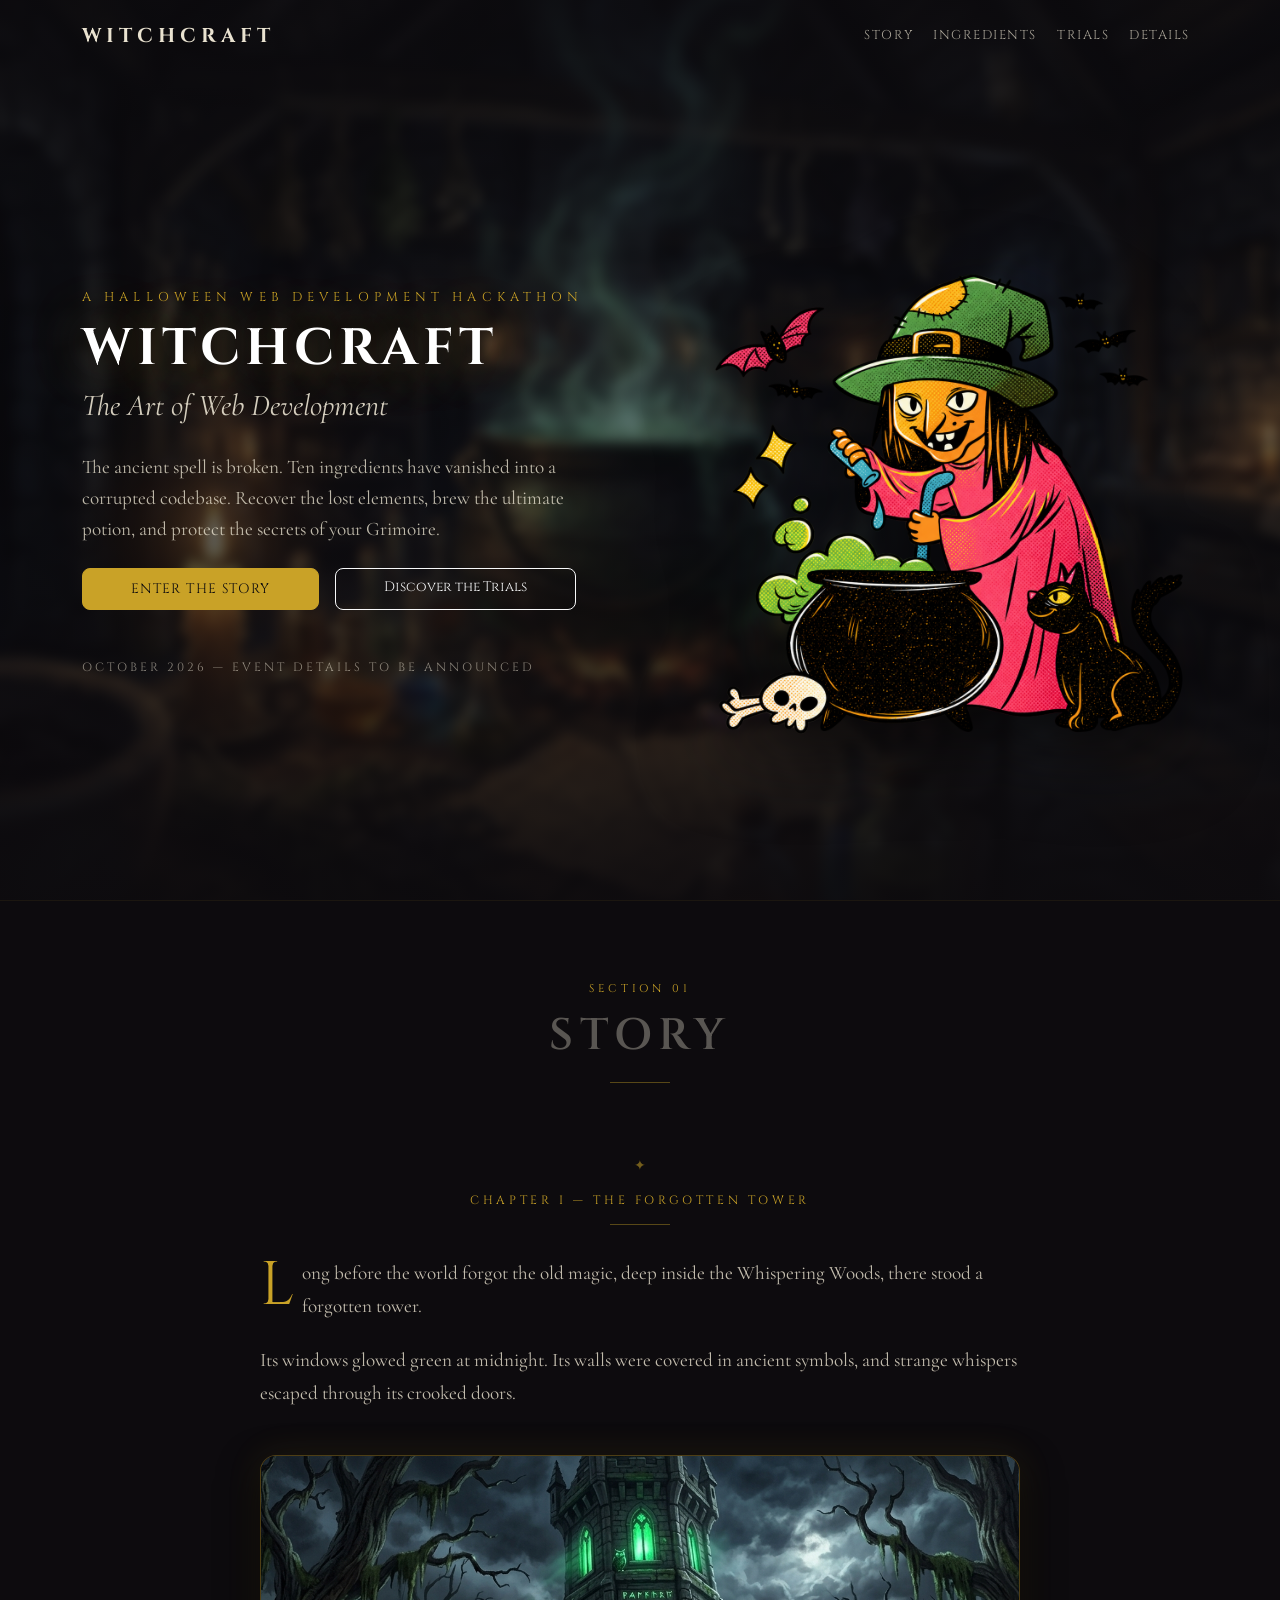
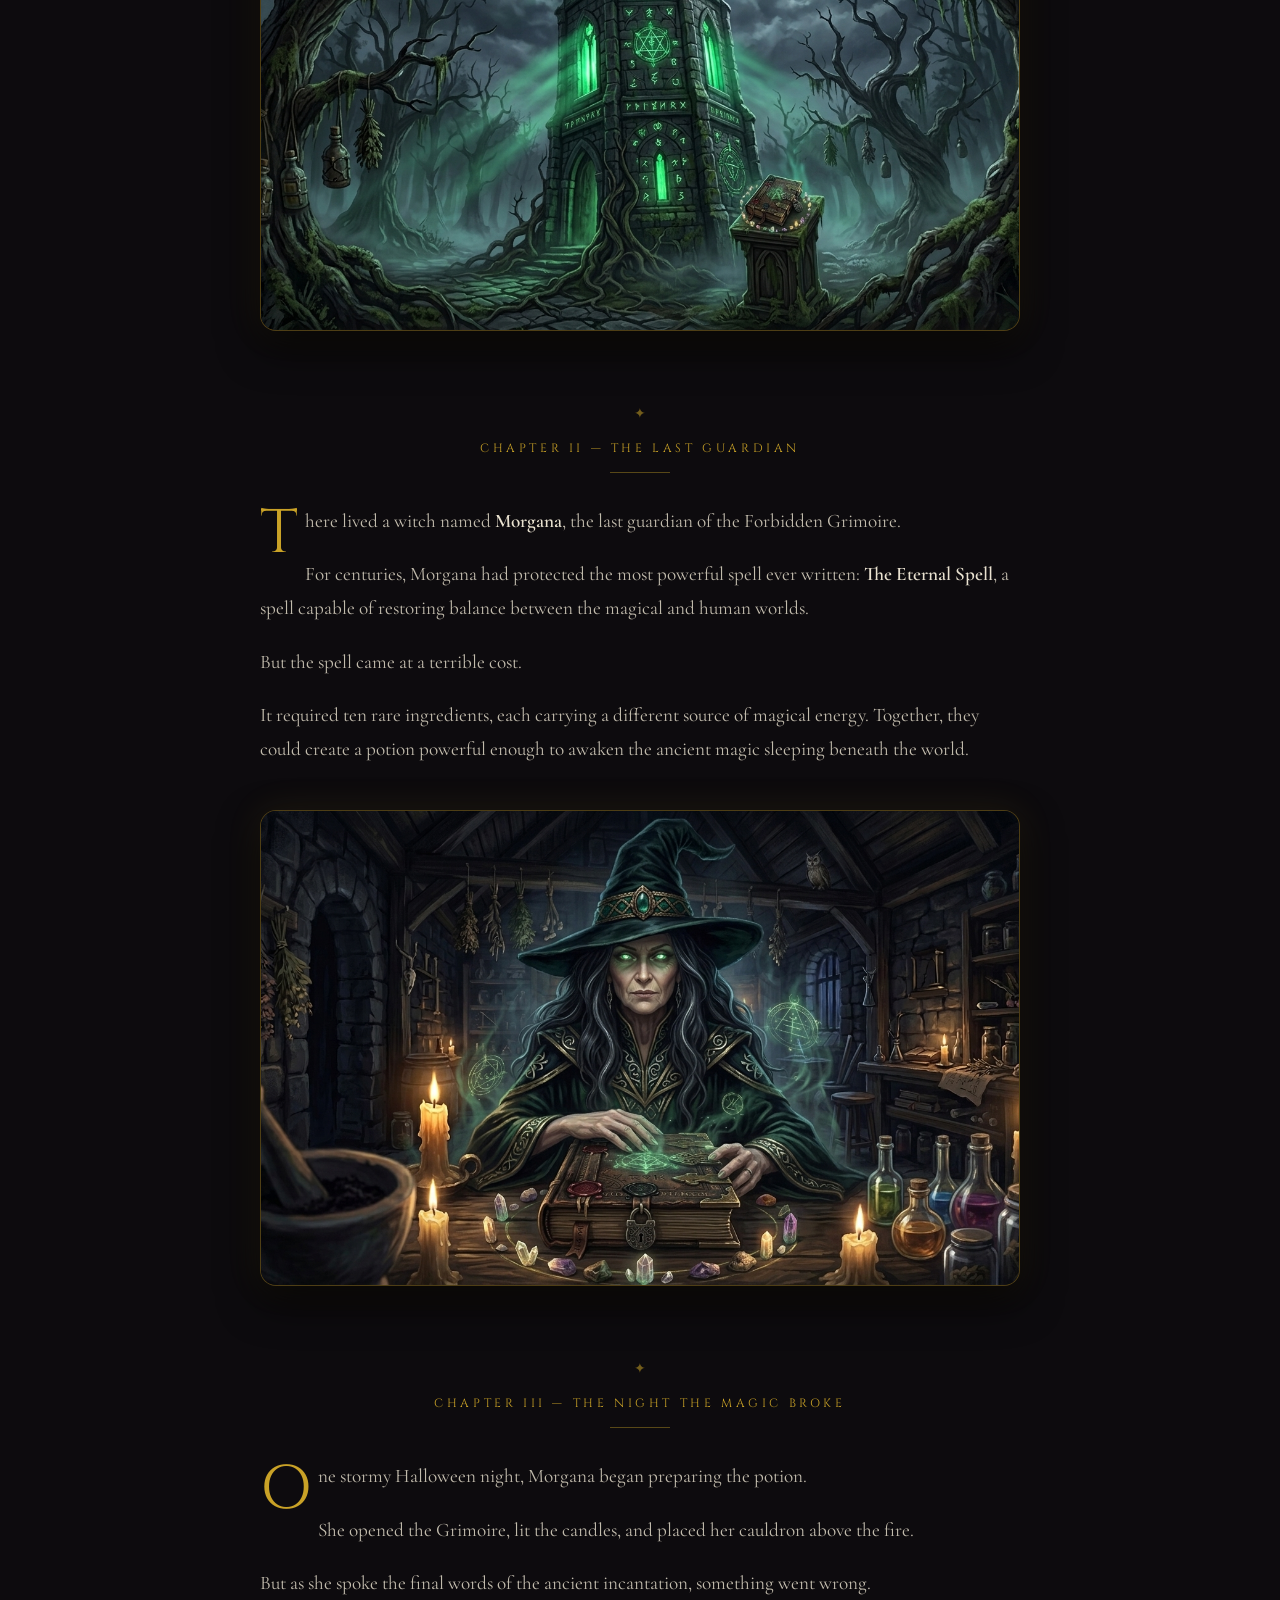
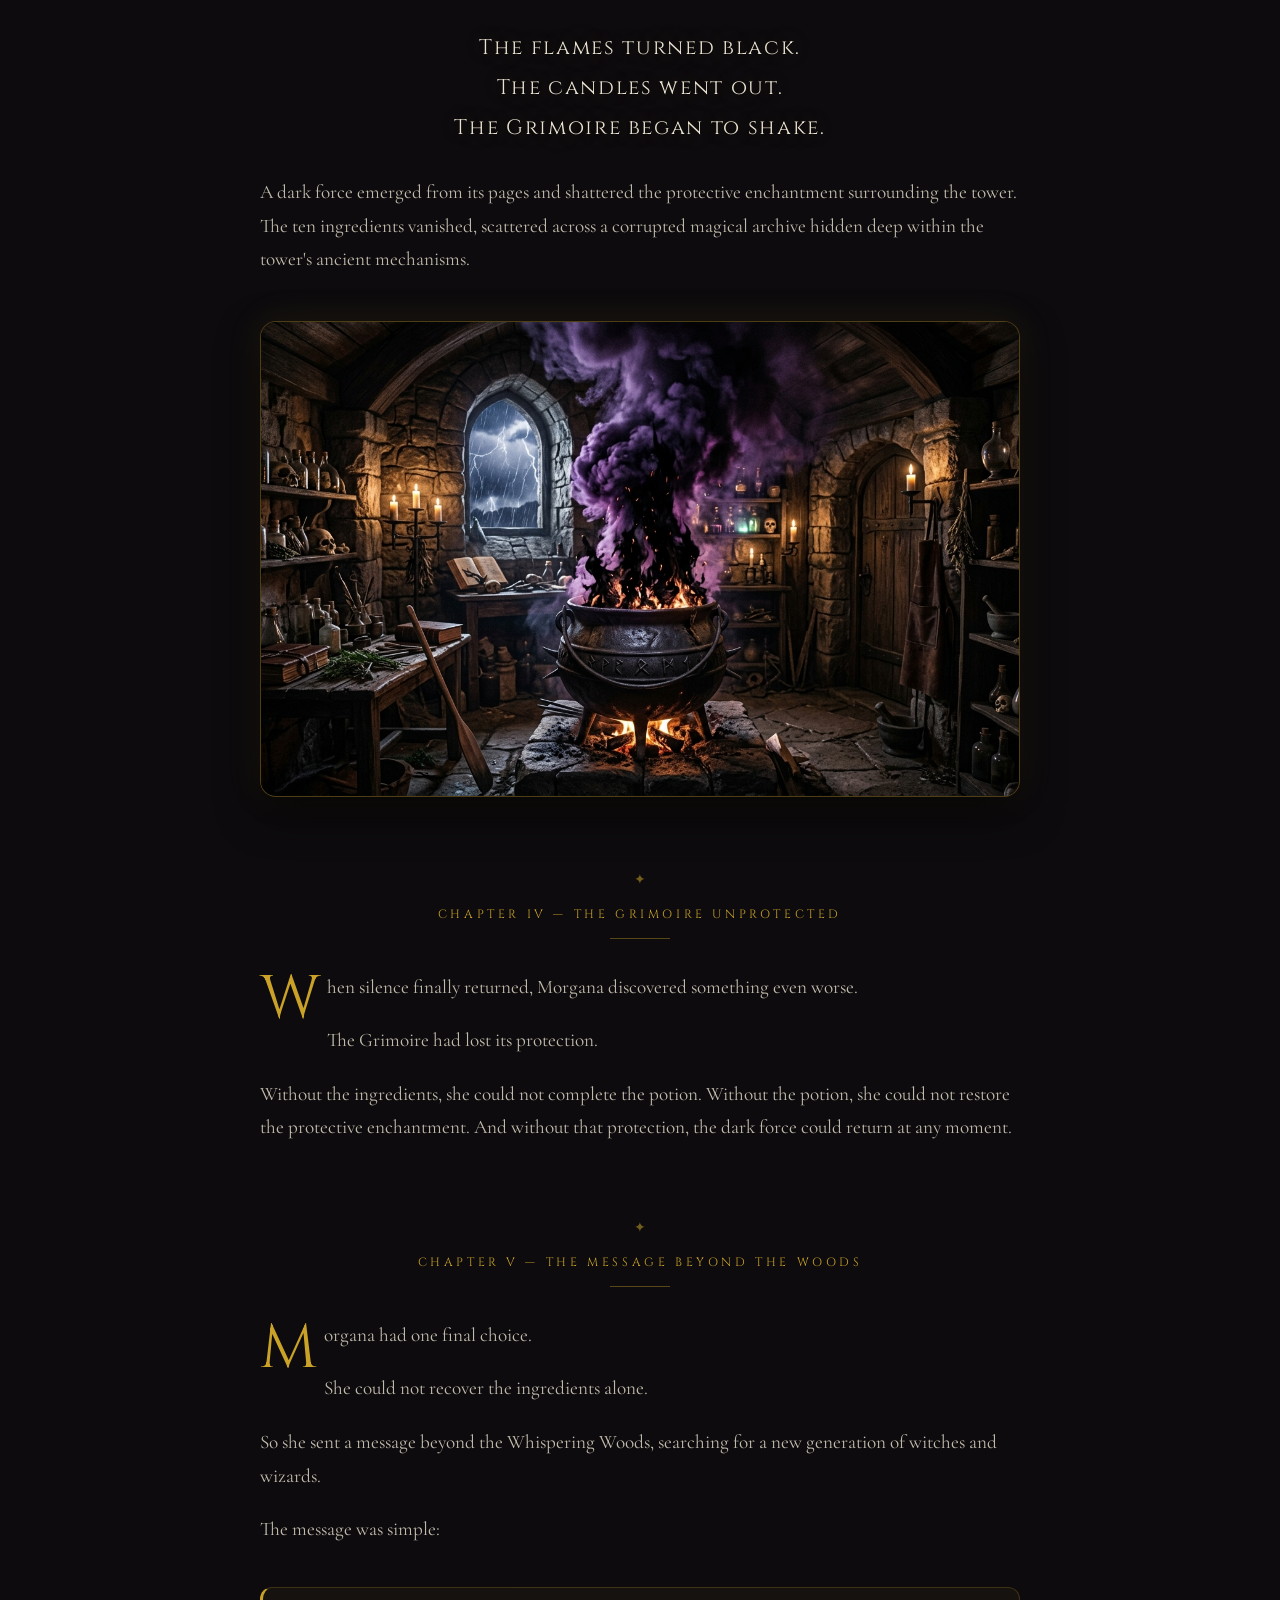
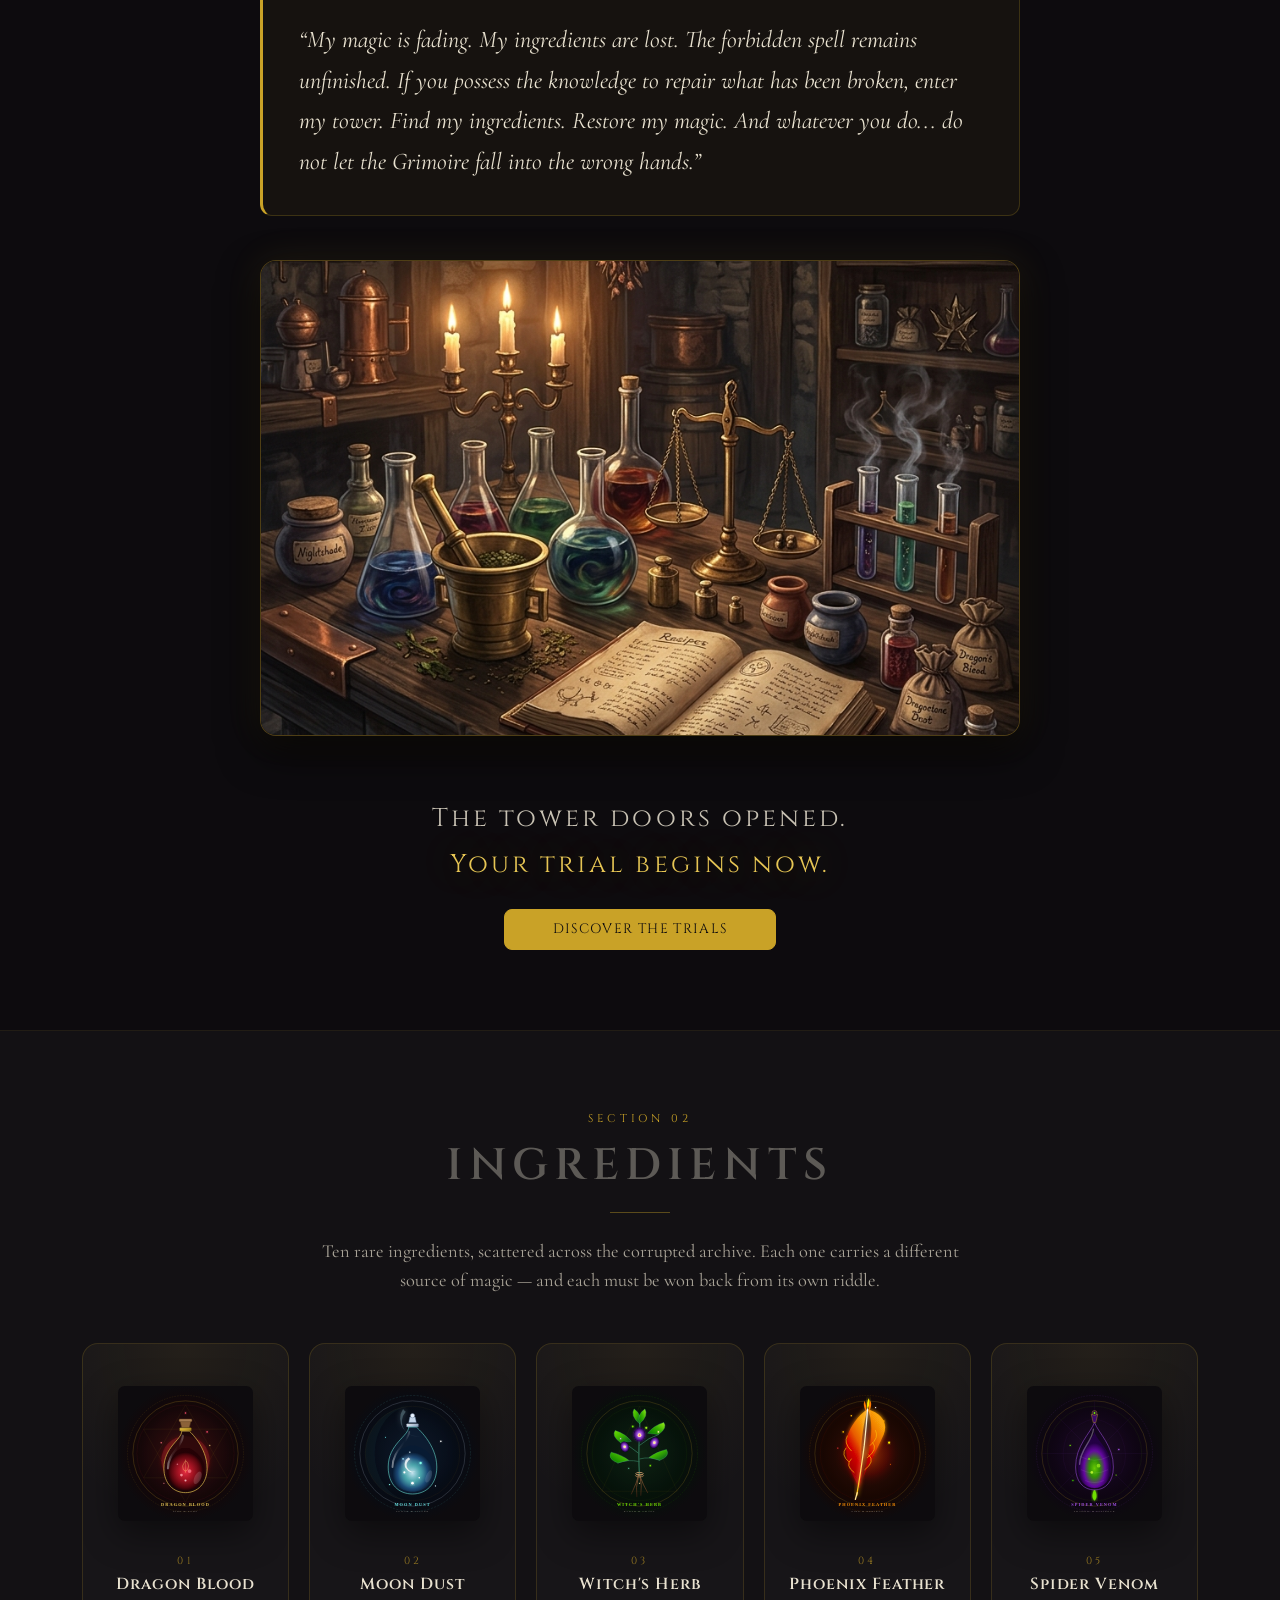
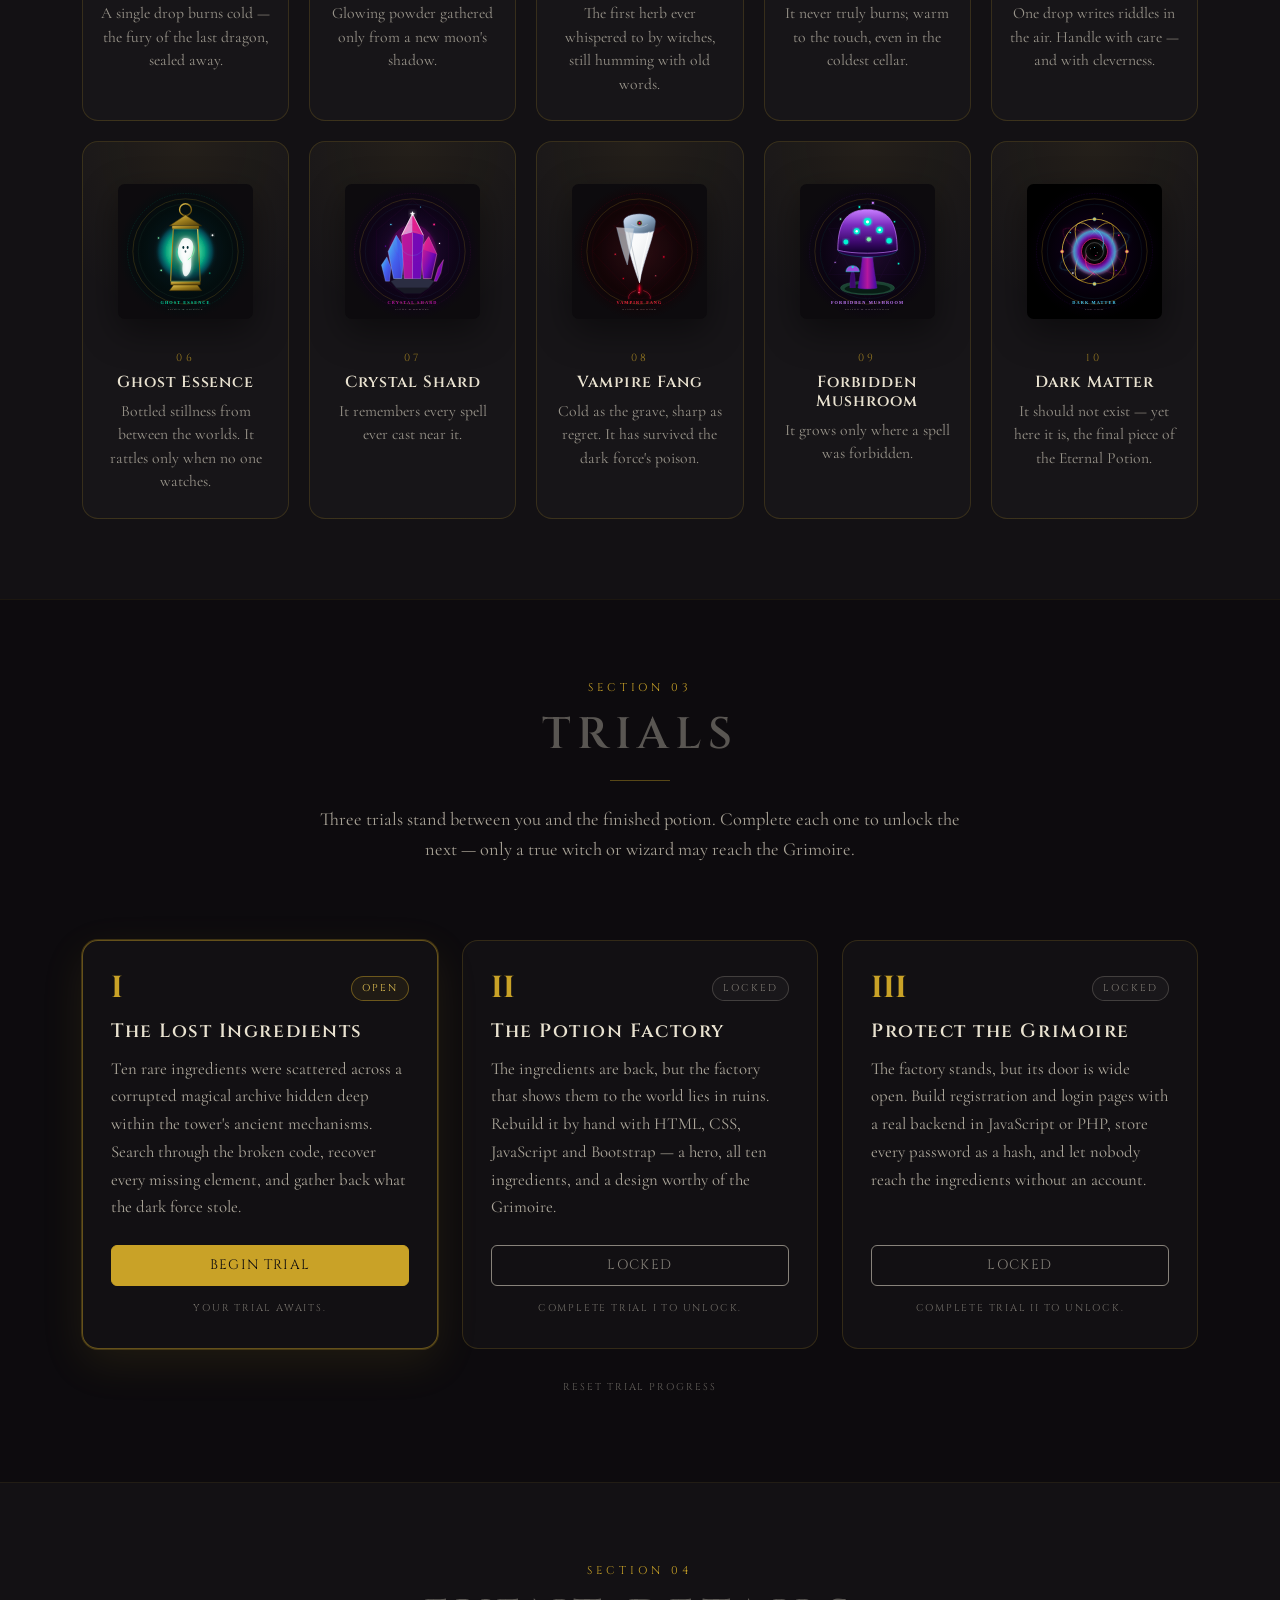
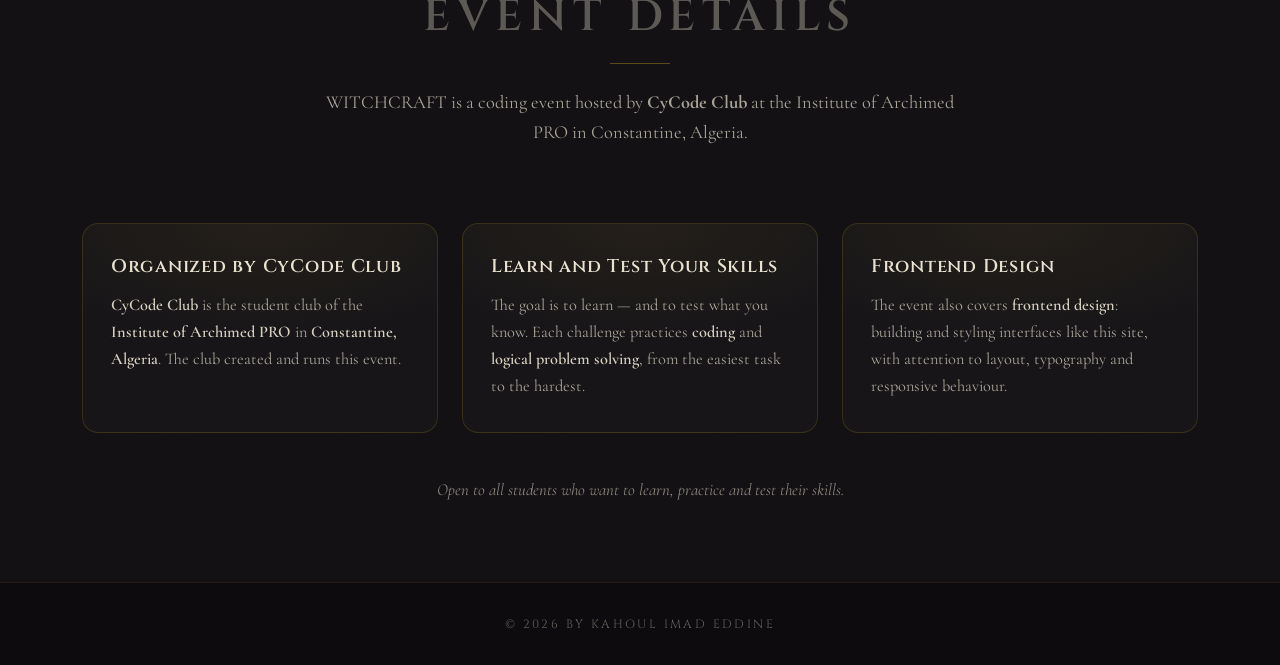
<file: index.html>
<!doctype html>
<html lang="en" data-bs-theme="dark">
<head>
  <meta charset="UTF-8" />
  <meta name="viewport" content="width=device-width, initial-scale=1.0" />
  <title>WITCHCRAFT — The Art of Web Development</title>

  <link rel="icon" type="image/svg+xml" href="keep-images/favicon.svg" />

  <!-- Google Fonts -->
  <link rel="preconnect" href="https://fonts.googleapis.com" />
  <link rel="preconnect" href="https://fonts.gstatic.com" crossorigin />
  <link
    href="https://fonts.googleapis.com/css2?family=Cinzel:wght@500;600;700&family=Cormorant+Garamond:ital,wght@0,400;0,600;1,400&display=swap"
    rel="stylesheet"
  />

  <!-- Bootstrap CSS -->
  <link href="https://cdn.jsdelivr.net/npm/bootstrap@5.3.3/dist/css/bootstrap.min.css" rel="stylesheet" />

  <!-- Custom styles -->
  <link rel="stylesheet" href="css/style.css" />

  <!-- Marks JS availability before first paint (used by scroll-reveal styles) -->
  <script>document.documentElement.classList.add('js');</script>
</head>
<body>

  <!-- ===================== Navbar ===================== -->
  <nav class="navbar navbar-expand-lg fixed-top hero-nav">
    <div class="container">
      <a class="navbar-brand" href="#hero">WITCHCRAFT</a>

      <button
        class="navbar-toggler"
        type="button"
        data-bs-toggle="collapse"
        data-bs-target="#mainNav"
        aria-controls="mainNav"
        aria-expanded="false"
        aria-label="Toggle navigation"
      >
        <span class="navbar-toggler-icon"></span>
      </button>

      <div class="collapse navbar-collapse" id="mainNav">
        <ul class="navbar-nav ms-auto align-items-lg-center gap-lg-1">
          <li class="nav-item">
            <a class="nav-link" href="#story">Story</a>
          </li>
          <li class="nav-item">
            <a class="nav-link" href="#ingredients">Ingredients</a>
          </li>
          <li class="nav-item">
            <a class="nav-link" href="#trials">Trials</a>
          </li>
          <li class="nav-item">
            <a class="nav-link" href="#details">Details</a>
          </li>
        </ul>
      </div>
    </div>
  </nav>

  <!-- ===================== Hero ===================== -->
  <header class="hero d-flex align-items-center" id="hero">
    <div class="container">
      <div class="row align-items-center g-5">

        <!-- Left: text -->
        <div class="col-lg-6">
          <p class="hero-label mb-3">A Halloween Web Development Hackathon</p>

          <h1 class="hero-title">WITCHCRAFT</h1>

          <p class="hero-subtitle mb-4">The Art of Web Development</p>

          <p class="hero-text">
            The ancient spell is broken. Ten ingredients have vanished into a corrupted
            codebase. Recover the lost elements, brew the ultimate potion, and protect
            the secrets of your Grimoire.
          </p>

          <div class="d-flex flex-column flex-sm-row gap-3 mt-4">
            <a href="#story" class="btn btn-gold btn-lg px-5">Enter the Story</a>
            <a href="#trials" class="btn btn-outline-light btn-lg px-5">Discover the Trials</a>
          </div>

          <p class="hero-date mt-5 mb-0">October 2026 — Event Details to Be Announced</p>
        </div>

        <!-- Right: image -->
        <div class="col-lg-6 hero-visual">
          <img
            src="keep-images/Whimsical%20Halloween%20Witch%20Potion%20Sticker.png"
            alt="Whimsical Halloween witch potion sticker"
          >
        </div>

      </div>
    </div>
  </header>

  <!-- ===================== Landing sections (empty placeholders) ===================== -->
  <main>
    <section class="landing-section story-section" id="story">
      <div class="container">
        <div class="story">

          <div class="text-center reveal">
            <p class="section-label">Section 01</p>
            <h2 class="section-title">Story</h2>
          </div>

          <!-- ================= Chapter I ================= -->
          <article class="story-chapter reveal">
            <p class="story-chapter-label">Chapter I — The Forgotten Tower</p>

            <p class="story-text story-text--lead">
              Long before the world forgot the old magic, deep inside the Whispering Woods,
              there stood a forgotten tower.
            </p>

            <p class="story-text">
              Its windows glowed green at midnight. Its walls were covered in ancient symbols,
              and strange whispers escaped through its crooked doors.
            </p>

            <!-- Story illustration: the forgotten tower at midnight -->
            <figure class="story-figure">
              <img
                src="keep-images/story-tower.jpg"
                alt="The Forgotten Tower glowing green at midnight in the Whispering Woods"
                loading="lazy"
              >
            </figure>
          </article>

          <!-- ================= Chapter II ================= -->
          <article class="story-chapter reveal">
            <p class="story-chapter-label">Chapter II — The Last Guardian</p>

            <p class="story-text story-text--lead">
              There lived a witch named <strong>Morgana</strong>, the last guardian of the
              Forbidden Grimoire.
            </p>

            <p class="story-text">
              For centuries, Morgana had protected the most powerful spell ever written:
              <strong>The Eternal Spell</strong>, a spell capable of restoring balance between
              the magical and human worlds.
            </p>

            <p class="story-text">But the spell came at a terrible cost.</p>

            <p class="story-text">
              It required ten rare ingredients, each carrying a different source of magical
              energy. Together, they could create a potion powerful enough to awaken the
              ancient magic sleeping beneath the world.
            </p>

            <!-- Story illustration: Morgana, guardian of the Grimoire -->
            <figure class="story-figure">
              <img
                src="keep-images/story-morgana.jpg"
                alt="Morgana, the last guardian witch of the Forbidden Grimoire"
                loading="lazy"
              >
            </figure>
          </article>

          <!-- ================= Chapter III ================= -->
          <article class="story-chapter reveal">
            <p class="story-chapter-label">Chapter III — The Night the Magic Broke</p>

            <p class="story-text story-text--lead">
              One stormy Halloween night, Morgana began preparing the potion.
            </p>

            <p class="story-text">
              She opened the Grimoire, lit the candles, and placed her cauldron above the fire.
            </p>

            <p class="story-text">
              But as she spoke the final words of the ancient incantation, something went wrong.
            </p>

            <div class="story-beats">
              <p>The flames turned black.</p>
              <p>The candles went out.</p>
              <p>The Grimoire began to shake.</p>
            </div>

            <p class="story-text">
              A dark force emerged from its pages and shattered the protective enchantment
              surrounding the tower. The ten ingredients vanished, scattered across a corrupted
              magical archive hidden deep within the tower's ancient mechanisms.
            </p>

            <!-- Story illustration: the cauldron beneath black flames -->
            <figure class="story-figure">
              <img
                src="keep-images/story-cauldron.jpg"
                alt="The cauldron erupting with black flames and dark purple smoke under a stormy night"
                loading="lazy"
              >
            </figure>
          </article>

          <!-- ================= Chapter IV ================= -->
          <article class="story-chapter reveal">
            <p class="story-chapter-label">Chapter IV — The Grimoire Unprotected</p>

            <p class="story-text story-text--lead">
              When silence finally returned, Morgana discovered something even worse.
            </p>

            <p class="story-text">The Grimoire had lost its protection.</p>

            <p class="story-text">
              Without the ingredients, she could not complete the potion. Without the potion,
              she could not restore the protective enchantment. And without that protection,
              the dark force could return at any moment.
            </p>
          </article>

          <!-- ================= Chapter V ================= -->
          <article class="story-chapter reveal">
            <p class="story-chapter-label">Chapter V — The Message Beyond the Woods</p>

            <p class="story-text story-text--lead">Morgana had one final choice.</p>

            <p class="story-text">She could not recover the ingredients alone.</p>

            <p class="story-text">
              So she sent a message beyond the Whispering Woods, searching for a new generation
              of witches and wizards.
            </p>

            <p class="story-text">The message was simple:</p>

            <blockquote class="story-quote">
              <p>
                &ldquo;My magic is fading. My ingredients are lost. The forbidden spell remains
                unfinished. If you possess the knowledge to repair what has been broken, enter
                my tower. Find my ingredients. Restore my magic. And whatever you do... do not
                let the Grimoire fall into the wrong hands.&rdquo;
              </p>
            </blockquote>

            <!-- Story illustration: Morgana's alchemical sanctum and message beyond the woods -->
            <figure class="story-figure">
              <img
                src="keep-images/trial-laboratory.jpg"
                alt="Morgana's alchemical sanctum with the open recipe book, ingredients, and the message beyond the woods"
                loading="lazy"
              >
            </figure>
          </article>

          <!-- ================= Finale ================= -->
          <div class="story-finale reveal">
            <p class="story-finale-line">The tower doors opened.</p>
            <p class="story-finale-line story-finale-line--accent">Your trial begins now.</p>

            <div class="d-flex flex-column flex-sm-row gap-3 justify-content-center mt-4">
              <a href="#trials" class="btn btn-gold btn-lg px-5">Discover the Trials</a>
            </div>
          </div>

        </div>
      </div>
    </section>

    <section class="landing-section" id="ingredients">
      <div class="container">

        <div class="text-center reveal">
          <p class="section-label">Section 02</p>
          <h2 class="section-title">Ingredients</h2>
          <p class="section-intro">
            Ten rare ingredients, scattered across the corrupted archive. Each one carries a
            different source of magic — and each must be won back from its own riddle.
          </p>
        </div>

        <div class="ingredient-grid">

          <article class="ingredient-card reveal" style="--i: 0">
            <div class="ingredient-card-media">
              <span class="ingredient-float">
                <img src="keep-images/ingredient-dragon-blood.svg" alt="Dragon Blood vial" loading="lazy" />
              </span>
            </div>
            <p class="ingredient-card-index">01</p>
            <h3 class="ingredient-card-name">Dragon Blood</h3>
            <p class="ingredient-card-blurb">
              A single drop burns cold — the fury of the last dragon, sealed away.
            </p>
          </article>

          <article class="ingredient-card reveal" style="--i: 1">
            <div class="ingredient-card-media">
              <span class="ingredient-float">
                <img src="keep-images/ingredient-moon-dust.svg" alt="Moon Dust powder" loading="lazy" />
              </span>
            </div>
            <p class="ingredient-card-index">02</p>
            <h3 class="ingredient-card-name">Moon Dust</h3>
            <p class="ingredient-card-blurb">
              Glowing powder gathered only from a new moon's shadow.
            </p>
          </article>

          <article class="ingredient-card reveal" style="--i: 2">
            <div class="ingredient-card-media">
              <span class="ingredient-float">
                <img src="keep-images/ingredient-witch-herb.svg" alt="Witch's Herb" loading="lazy" />
              </span>
            </div>
            <p class="ingredient-card-index">03</p>
            <h3 class="ingredient-card-name">Witch's Herb</h3>
            <p class="ingredient-card-blurb">
              The first herb ever whispered to by witches, still humming with old words.
            </p>
          </article>

          <article class="ingredient-card reveal" style="--i: 3">
            <div class="ingredient-card-media">
              <span class="ingredient-float">
                <img src="keep-images/ingredient-phoenix-feather.svg" alt="Phoenix Feather" loading="lazy" />
              </span>
            </div>
            <p class="ingredient-card-index">04</p>
            <h3 class="ingredient-card-name">Phoenix Feather</h3>
            <p class="ingredient-card-blurb">
              It never truly burns; warm to the touch, even in the coldest cellar.
            </p>
          </article>

          <article class="ingredient-card reveal" style="--i: 4">
            <div class="ingredient-card-media">
              <span class="ingredient-float">
                <img src="keep-images/ingredient-spider-venom.svg" alt="Spider Venom vial" loading="lazy" />
              </span>
            </div>
            <p class="ingredient-card-index">05</p>
            <h3 class="ingredient-card-name">Spider Venom</h3>
            <p class="ingredient-card-blurb">
              One drop writes riddles in the air. Handle with care — and with cleverness.
            </p>
          </article>

          <article class="ingredient-card reveal" style="--i: 5">
            <div class="ingredient-card-media">
              <span class="ingredient-float">
                <img src="keep-images/ingredient-ghost-essence.svg" alt="Ghost Essence vial" loading="lazy" />
              </span>
            </div>
            <p class="ingredient-card-index">06</p>
            <h3 class="ingredient-card-name">Ghost Essence</h3>
            <p class="ingredient-card-blurb">
              Bottled stillness from between the worlds. It rattles only when no one watches.
            </p>
          </article>

          <article class="ingredient-card reveal" style="--i: 6">
            <div class="ingredient-card-media">
              <span class="ingredient-float">
                <img src="keep-images/ingredient-crystal-shard.svg" alt="Crystal Shard" loading="lazy" />
              </span>
            </div>
            <p class="ingredient-card-index">07</p>
            <h3 class="ingredient-card-name">Crystal Shard</h3>
            <p class="ingredient-card-blurb">
              It remembers every spell ever cast near it.
            </p>
          </article>

          <article class="ingredient-card reveal" style="--i: 7">
            <div class="ingredient-card-media">
              <span class="ingredient-float">
                <img src="keep-images/ingredient-vampire-fang.svg" alt="Vampire Fang" loading="lazy" />
              </span>
            </div>
            <p class="ingredient-card-index">08</p>
            <h3 class="ingredient-card-name">Vampire Fang</h3>
            <p class="ingredient-card-blurb">
              Cold as the grave, sharp as regret. It has survived the dark force's poison.
            </p>
          </article>

          <article class="ingredient-card reveal" style="--i: 8">
            <div class="ingredient-card-media">
              <span class="ingredient-float">
                <img src="keep-images/ingredient-forbidden-mushroom.svg" alt="Forbidden Mushroom" loading="lazy" />
              </span>
            </div>
            <p class="ingredient-card-index">09</p>
            <h3 class="ingredient-card-name">Forbidden Mushroom</h3>
            <p class="ingredient-card-blurb">
              It grows only where a spell was forbidden.
            </p>
          </article>

          <article class="ingredient-card reveal" style="--i: 9">
            <div class="ingredient-card-media">
              <span class="ingredient-float">
                <img src="keep-images/ingredient-dark-matter.svg" alt="Dark Matter vial" loading="lazy" />
              </span>
            </div>
            <p class="ingredient-card-index">10</p>
            <h3 class="ingredient-card-name">Dark Matter</h3>
            <p class="ingredient-card-blurb">
              It should not exist — yet here it is, the final piece of the Eternal Potion.
            </p>
          </article>

        </div>
      </div>
    </section>

    <section class="landing-section" id="trials">
      <div class="container">

        <div class="text-center reveal">
          <p class="section-label">Section 03</p>
          <h2 class="section-title">Trials</h2>
          <p class="section-intro">
            Three trials stand between you and the finished potion. Complete each one to
            unlock the next — only a true witch or wizard may reach the Grimoire.
          </p>
        </div>

        <div class="row g-4 justify-content-center trial-grid">

          <!-- ================= Trial I ================= -->
          <div class="col-lg-4 col-md-6 d-flex">
            <article class="trial-card reveal" data-trial="1">
              <div class="trial-card-head">
                <span class="trial-number">I</span>
                <span class="trial-status" data-trial-status>Open</span>
              </div>

              <h3 class="trial-title">The Lost Ingredients</h3>

              <p class="trial-text">
                Ten rare ingredients were scattered across a corrupted magical archive hidden
                deep within the tower's ancient mechanisms. Search through the broken code,
                recover every missing element, and gather back what the dark force stole.
              </p>

              <div class="trial-card-actions mt-auto">
                <a class="btn btn-gold w-100" data-trial-action href="trial.html?id=1">Begin Trial</a>
                <p class="trial-hint" data-trial-hint>Your trial awaits.</p>
              </div>
            </article>
          </div>

          <!-- ================= Trial II (locked until Trial I is completed) ================= -->
          <div class="col-lg-4 col-md-6 d-flex">
            <article class="trial-card is-locked reveal" data-trial="2">
              <div class="trial-card-head">
                <span class="trial-number">II</span>
                <span class="trial-status" data-trial-status>Locked</span>
              </div>

              <h3 class="trial-title">The Potion Factory</h3>

              <p class="trial-text">
                The ingredients are back, but the factory that shows them to the world lies in
                ruins. Rebuild it by hand with HTML, CSS, JavaScript and Bootstrap — a hero, all
                ten ingredients, and a design worthy of the Grimoire.
              </p>

              <div class="trial-card-actions mt-auto">
                <a class="btn btn-gold w-100 disabled" data-trial-action aria-disabled="true" href="trial.html?id=2">Locked</a>
                <p class="trial-hint" data-trial-hint>Complete Trial I to unlock.</p>
              </div>
            </article>
          </div>

          <!-- ================= Trial III (locked until Trial II is completed) ================= -->
          <div class="col-lg-4 col-md-6 d-flex">
            <article class="trial-card is-locked reveal" data-trial="3">
              <div class="trial-card-head">
                <span class="trial-number">III</span>
                <span class="trial-status" data-trial-status>Locked</span>
              </div>

              <h3 class="trial-title">Protect the Grimoire</h3>

              <p class="trial-text">
                The factory stands, but its door is wide open. Build registration and login pages
                with a real backend in JavaScript or PHP, store every password as a hash, and let
                nobody reach the ingredients without an account.
              </p>

              <div class="trial-card-actions mt-auto">
                <a class="btn btn-gold w-100 disabled" data-trial-action aria-disabled="true" href="trial.html?id=3">Locked</a>
                <p class="trial-hint" data-trial-hint>Complete Trial II to unlock.</p>
              </div>
            </article>
          </div>

        </div>

        <p class="trial-reset text-center mt-4 mb-0">
          <button type="button" class="btn btn-link trial-reset-btn" id="resetTrials">
            Reset trial progress
          </button>
        </p>

      </div>
    </section>

    <section class="landing-section" id="details">
      <div class="container">

        <div class="text-center reveal">
          <p class="section-label">Section 04</p>
          <h2 class="section-title">Event Details</h2>
          <p class="section-intro">
            WITCHCRAFT is a coding event hosted by <strong>CyCode Club</strong> at the
            Institute of Archimed PRO in Constantine, Algeria.
          </p>
        </div>

        <div class="row g-4 justify-content-center detail-grid">

          <div class="col-lg-4 col-md-6 d-flex">
            <article class="detail-card reveal">
              <h3 class="detail-title">Organized by CyCode Club</h3>
              <p class="detail-text">
                <strong>CyCode Club</strong> is the student club of the
                <strong>Institute of Archimed PRO</strong> in
                <strong>Constantine, Algeria</strong>. The club created and runs this event.
              </p>
            </article>
          </div>

          <div class="col-lg-4 col-md-6 d-flex">
            <article class="detail-card reveal">
              <h3 class="detail-title">Learn and Test Your Skills</h3>
              <p class="detail-text">
                The goal is to learn — and to test what you know. Each challenge practices
                <strong>coding</strong> and <strong>logical problem solving</strong>, from the
                easiest task to the hardest.
              </p>
            </article>
          </div>

          <div class="col-lg-4 col-md-6 d-flex">
            <article class="detail-card reveal">
              <h3 class="detail-title">Frontend Design</h3>
              <p class="detail-text">
                The event also covers <strong>frontend design</strong>: building and styling
                interfaces like this site, with attention to layout, typography and
                responsive behaviour.
              </p>
            </article>
          </div>

        </div>

        <p class="detail-signature reveal">
          Open to all students who want to learn, practice and test their skills.
        </p>

      </div>
    </section>
  </main>

  <!-- ===================== Footer ===================== -->
  <footer class="landing-footer">
    © 2026 by Kahoul Imad Eddine
  </footer>

  <!-- Bootstrap JS bundle -->
  <script src="https://cdn.jsdelivr.net/npm/bootstrap@5.3.3/dist/js/bootstrap.bundle.min.js"></script>

  <!-- Navbar scroll behavior -->
  <script src="js/main.js"></script>
</body>
</html>
</file>
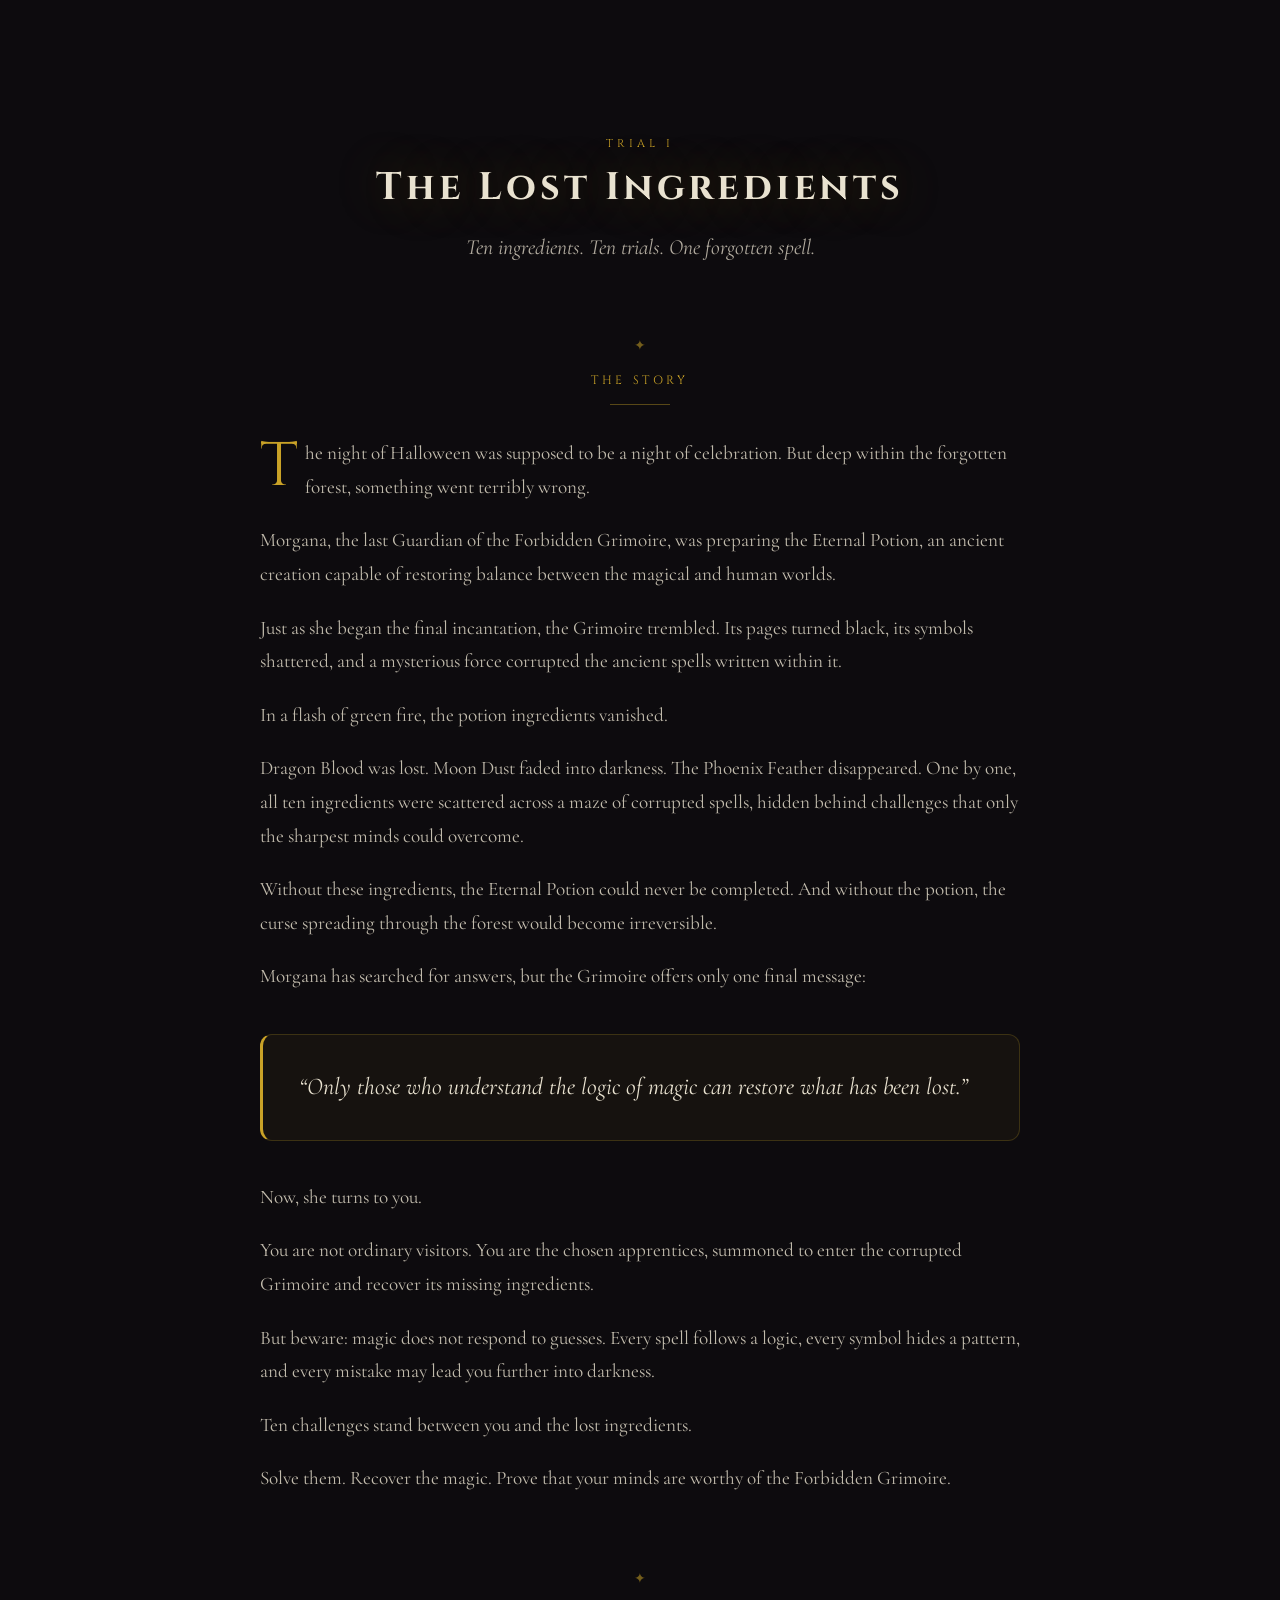
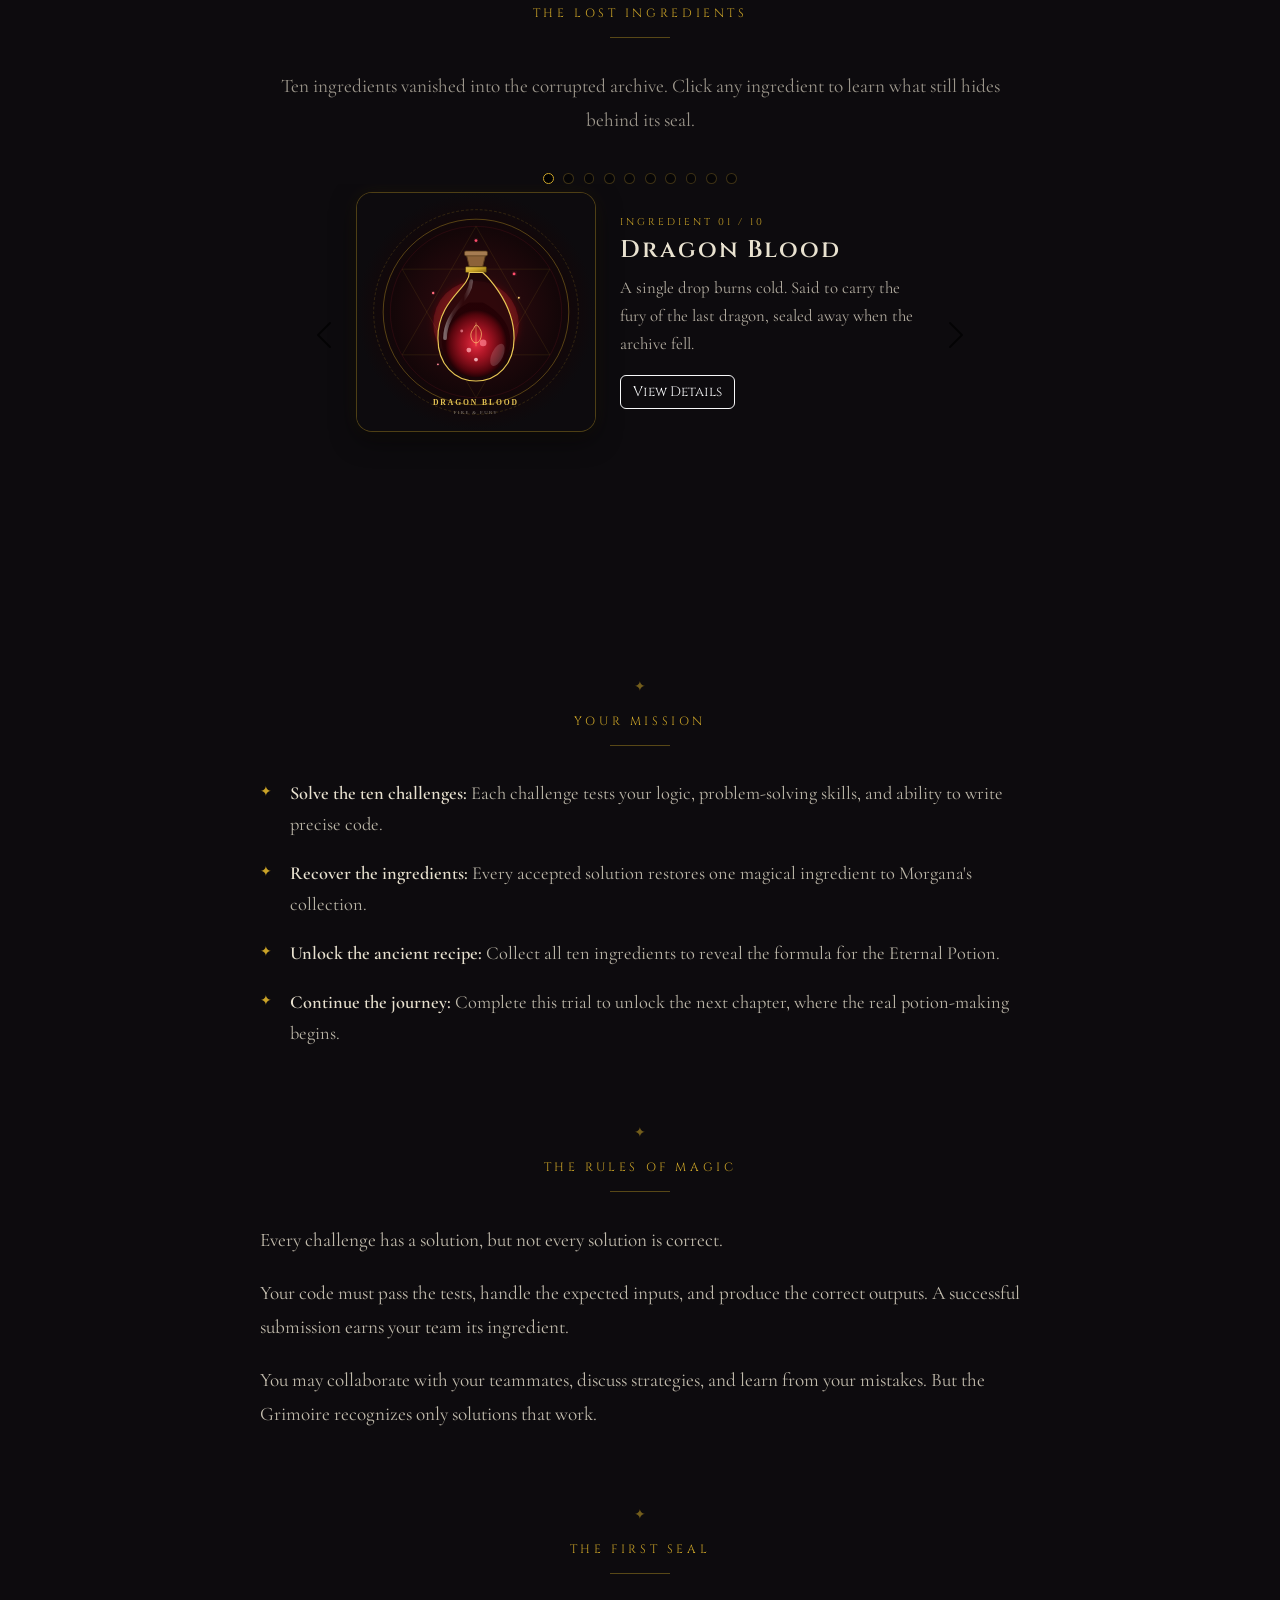
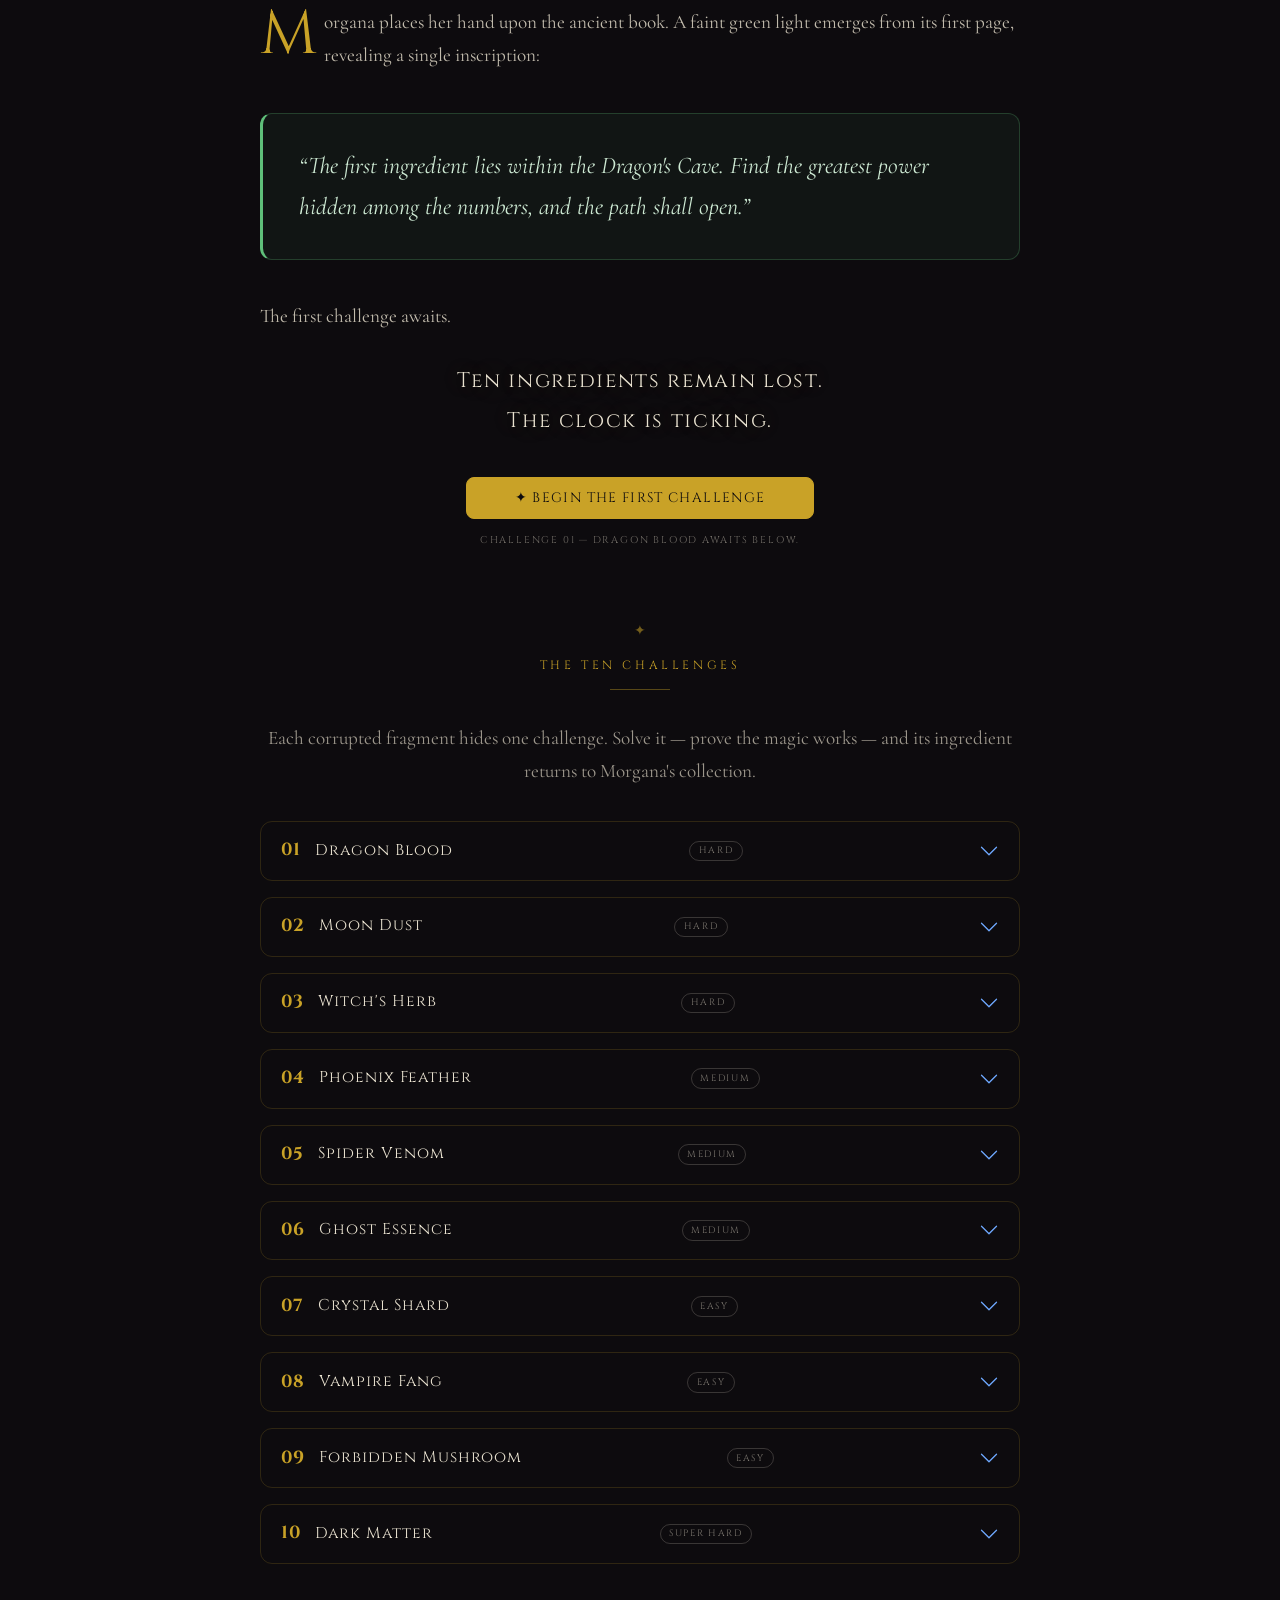
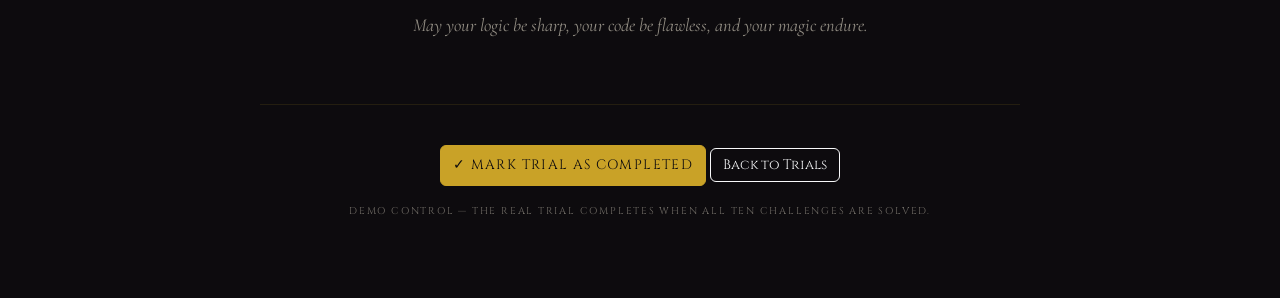
<file: trial.html>
<!doctype html>
<html lang="en" data-bs-theme="dark">
<head>
  <meta charset="UTF-8" />
  <meta name="viewport" content="width=device-width, initial-scale=1.0" />
  <title>Trial I — The Lost Ingredients — WITCHCRAFT</title>

  <link rel="icon" type="image/svg+xml" href="keep-images/favicon.svg" />

  <!-- Google Fonts -->
  <link rel="preconnect" href="https://fonts.googleapis.com" />
  <link rel="preconnect" href="https://fonts.gstatic.com" crossorigin />
  <link
    href="https://fonts.googleapis.com/css2?family=Cinzel:wght@500;600;700&family=Cormorant+Garamond:ital,wght@0,400;0,600;1,400&display=swap"
    rel="stylesheet"
  />

  <!-- Bootstrap CSS -->
  <link href="https://cdn.jsdelivr.net/npm/bootstrap@5.3.3/dist/css/bootstrap.min.css" rel="stylesheet" />

  <!-- Custom styles -->
  <link rel="stylesheet" href="css/style.css" />
</head>
<body>

  <main class="trial-page">
    <div class="container">
      <div class="story">

        <!-- ============================================================ -->
        <!-- Sealed chapter panel (shown for trial.html?id=2 / ?id=3)      -->
        <!-- ============================================================ -->
        <div class="trial-panel d-none" id="sealedPanel">
          <p class="section-label" id="sealedLabel">Trial II</p>
          <h1 class="trial-panel-title" id="sealedTitle">The Potion Factory</h1>
          <p class="trial-panel-text" id="sealedText"></p>
          <p class="trial-panel-note" id="sealedNote"></p>
        </div>

        <!-- ============================================================ -->
        <!-- TRIAL I — THE LOST INGREDIENTS                                -->
        <!-- ============================================================ -->
        <div id="trialStory">

          <!-- ===================== Header ===================== -->
          <header class="text-center trial-header">
            <p class="section-label">Trial I</p>
            <h1 class="trial-panel-title">The Lost Ingredients</h1>
            <p class="trial-tagline">Ten ingredients. Ten trials. One forgotten spell.</p>
          </header>

          <!-- ===================== The Story ===================== -->
          <article class="story-chapter">
            <p class="story-chapter-label">The Story</p>

            <p class="story-text story-text--lead">
              The night of Halloween was supposed to be a night of celebration. But deep
              within the forgotten forest, something went terribly wrong.
            </p>

            <p class="story-text">
              Morgana, the last Guardian of the Forbidden Grimoire, was preparing the Eternal
              Potion, an ancient creation capable of restoring balance between the magical and
              human worlds.
            </p>

            <p class="story-text">
              Just as she began the final incantation, the Grimoire trembled. Its pages turned
              black, its symbols shattered, and a mysterious force corrupted the ancient spells
              written within it.
            </p>

            <p class="story-text">In a flash of green fire, the potion ingredients vanished.</p>

            <p class="story-text">
              Dragon Blood was lost. Moon Dust faded into darkness. The Phoenix Feather
              disappeared. One by one, all ten ingredients were scattered across a maze of
              corrupted spells, hidden behind challenges that only the sharpest minds could
              overcome.
            </p>

            <p class="story-text">
              Without these ingredients, the Eternal Potion could never be completed. And
              without the potion, the curse spreading through the forest would become
              irreversible.
            </p>

            <p class="story-text">
              Morgana has searched for answers, but the Grimoire offers only one final message:
            </p>

            <blockquote class="story-quote">
              <p>&ldquo;Only those who understand the logic of magic can restore what has been lost.&rdquo;</p>
            </blockquote>

            <p class="story-text">Now, she turns to you.</p>

            <p class="story-text">
              You are not ordinary visitors. You are the chosen apprentices, summoned to enter
              the corrupted Grimoire and recover its missing ingredients.
            </p>

            <p class="story-text">
              But beware: magic does not respond to guesses. Every spell follows a logic, every
              symbol hides a pattern, and every mistake may lead you further into darkness.
            </p>

            <p class="story-text">
              Ten challenges stand between you and the lost ingredients.
            </p>

            <p class="story-text">
              Solve them. Recover the magic. Prove that your minds are worthy of the Forbidden
              Grimoire.
            </p>
          </article>

          <!-- ===================== The Ingredients ===================== -->
          <article class="story-chapter">
            <p class="story-chapter-label">The Lost Ingredients</p>

            <p class="story-text text-center ingredient-intro">
              Ten ingredients vanished into the corrupted archive. Click any ingredient to
              learn what still hides behind its seal.
            </p>

            <!-- Ingredient carousel -->
            <div id="ingredientCarousel" class="carousel slide ingredient-carousel" aria-label="The ten lost ingredients">

              <div class="carousel-indicators">
                <button type="button" data-bs-target="#ingredientCarousel" data-bs-slide-to="0" class="active" aria-current="true" aria-label="Dragon Blood"></button>
                <button type="button" data-bs-target="#ingredientCarousel" data-bs-slide-to="1" aria-label="Moon Dust"></button>
                <button type="button" data-bs-target="#ingredientCarousel" data-bs-slide-to="2" aria-label="Witch's Herb"></button>
                <button type="button" data-bs-target="#ingredientCarousel" data-bs-slide-to="3" aria-label="Phoenix Feather"></button>
                <button type="button" data-bs-target="#ingredientCarousel" data-bs-slide-to="4" aria-label="Spider Venom"></button>
                <button type="button" data-bs-target="#ingredientCarousel" data-bs-slide-to="5" aria-label="Ghost Essence"></button>
                <button type="button" data-bs-target="#ingredientCarousel" data-bs-slide-to="6" aria-label="Crystal Shard"></button>
                <button type="button" data-bs-target="#ingredientCarousel" data-bs-slide-to="7" aria-label="Vampire Fang"></button>
                <button type="button" data-bs-target="#ingredientCarousel" data-bs-slide-to="8" aria-label="Forbidden Mushroom"></button>
                <button type="button" data-bs-target="#ingredientCarousel" data-bs-slide-to="9" aria-label="Dark Matter"></button>
              </div>

              <div class="carousel-inner">

                <!-- 01 — Dragon Blood -->
                <div class="carousel-item active">
                  <div class="ingredient-slide">
                    <figure class="ingredient-media">
                      <img src="keep-images/ingredient-dragon-blood.svg" alt="Dragon Blood vial" loading="lazy">
                    </figure>
                    <div class="ingredient-info">
                      <p class="ingredient-index">Ingredient 01 / 10</p>
                      <h3 class="ingredient-name">Dragon Blood</h3>
                      <p class="ingredient-blurb">
                        A single drop burns cold. Said to carry the fury of the last dragon,
                        sealed away when the archive fell.
                      </p>
                      <button type="button" class="btn btn-outline-light" data-bs-toggle="modal" data-bs-target="#ingredient-1">View Details</button>
                    </div>
                  </div>
                </div>

                <!-- 02 — Moon Dust -->
                <div class="carousel-item">
                  <div class="ingredient-slide">
                    <figure class="ingredient-media">
                      <img src="keep-images/ingredient-moon-dust.svg" alt="Moon Dust powder" loading="lazy">
                    </figure>
                    <div class="ingredient-info">
                      <p class="ingredient-index">Ingredient 02 / 10</p>
                      <h3 class="ingredient-name">Moon Dust</h3>
                      <p class="ingredient-blurb">
                        Faintly glowing powder gathered only from a new moon's shadow. It faded
                        into darkness the night the Grimoire broke.
                      </p>
                      <button type="button" class="btn btn-outline-light" data-bs-toggle="modal" data-bs-target="#ingredient-2">View Details</button>
                    </div>
                  </div>
                </div>

                <!-- 03 — Witch's Herb -->
                <div class="carousel-item">
                  <div class="ingredient-slide">
                    <figure class="ingredient-media">
                      <img src="keep-images/ingredient-witch-herb.svg" alt="Witch's Herb" loading="lazy">
                    </figure>
                    <div class="ingredient-info">
                      <p class="ingredient-index">Ingredient 03 / 10</p>
                      <h3 class="ingredient-name">Witch's Herb</h3>
                      <p class="ingredient-blurb">
                        The first herb ever whispered to by witches, still humming with old
                        words when held close to the ear.
                      </p>
                      <button type="button" class="btn btn-outline-light" data-bs-toggle="modal" data-bs-target="#ingredient-3">View Details</button>
                    </div>
                  </div>
                </div>

                <!-- 04 — Phoenix Feather -->
                <div class="carousel-item">
                  <div class="ingredient-slide">
                    <figure class="ingredient-media">
                      <img src="keep-images/ingredient-phoenix-feather.svg" alt="Phoenix Feather" loading="lazy">
                    </figure>
                    <div class="ingredient-info">
                      <p class="ingredient-index">Ingredient 04 / 10</p>
                      <h3 class="ingredient-name">Phoenix Feather</h3>
                      <p class="ingredient-blurb">
                        It never truly burns. Warm to the touch, even in the coldest cellar of
                        the corrupted archive.
                      </p>
                      <button type="button" class="btn btn-outline-light" data-bs-toggle="modal" data-bs-target="#ingredient-4">View Details</button>
                    </div>
                  </div>
                </div>

                <!-- 05 — Spider Venom -->
                <div class="carousel-item">
                  <div class="ingredient-slide">
                    <figure class="ingredient-media">
                      <img src="keep-images/ingredient-spider-venom.svg" alt="Spider Venom vial" loading="lazy">
                    </figure>
                    <div class="ingredient-info">
                      <p class="ingredient-index">Ingredient 05 / 10</p>
                      <h3 class="ingredient-name">Spider Venom</h3>
                      <p class="ingredient-blurb">
                        One drop writes riddles in the air. Handle with care — and with
                        cleverness.
                      </p>
                      <button type="button" class="btn btn-outline-light" data-bs-toggle="modal" data-bs-target="#ingredient-5">View Details</button>
                    </div>
                  </div>
                </div>

                <!-- 06 — Ghost Essence -->
                <div class="carousel-item">
                  <div class="ingredient-slide">
                    <figure class="ingredient-media">
                      <img src="keep-images/ingredient-ghost-essence.svg" alt="Ghost Essence vial" loading="lazy">
                    </figure>
                    <div class="ingredient-info">
                      <p class="ingredient-index">Ingredient 06 / 10</p>
                      <h3 class="ingredient-name">Ghost Essence</h3>
                      <p class="ingredient-blurb">
                        Bottled stillness from between the worlds of the living and the dead.
                        It rattles only when no one is watching.
                      </p>
                      <button type="button" class="btn btn-outline-light" data-bs-toggle="modal" data-bs-target="#ingredient-6">View Details</button>
                    </div>
                  </div>
                </div>

                <!-- 07 — Crystal Shard -->
                <div class="carousel-item">
                  <div class="ingredient-slide">
                    <figure class="ingredient-media">
                      <img src="keep-images/ingredient-crystal-shard.svg" alt="Crystal Shard" loading="lazy">
                    </figure>
                    <div class="ingredient-info">
                      <p class="ingredient-index">Ingredient 07 / 10</p>
                      <h3 class="ingredient-name">Crystal Shard</h3>
                      <p class="ingredient-blurb">
                        It remembers every spell ever cast near it. Hold it up, and it hums the
                        tune of the broken incantation.
                      </p>
                      <button type="button" class="btn btn-outline-light" data-bs-toggle="modal" data-bs-target="#ingredient-7">View Details</button>
                    </div>
                  </div>
                </div>

                <!-- 08 — Vampire Fang -->
                <div class="carousel-item">
                  <div class="ingredient-slide">
                    <figure class="ingredient-media">
                      <img src="keep-images/ingredient-vampire-fang.svg" alt="Vampire Fang" loading="lazy">
                    </figure>
                    <div class="ingredient-info">
                      <p class="ingredient-index">Ingredient 08 / 10</p>
                      <h3 class="ingredient-name">Vampire Fang</h3>
                      <p class="ingredient-blurb">
                        Cold as the grave, sharp as regret. It has drunk the dark force's
                        poison before — and survived.
                      </p>
                      <button type="button" class="btn btn-outline-light" data-bs-toggle="modal" data-bs-target="#ingredient-8">View Details</button>
                    </div>
                  </div>
                </div>

                <!-- 09 — Forbidden Mushroom -->
                <div class="carousel-item">
                  <div class="ingredient-slide">
                    <figure class="ingredient-media">
                      <img src="keep-images/ingredient-forbidden-mushroom.svg" alt="Forbidden Mushroom" loading="lazy">
                    </figure>
                    <div class="ingredient-info">
                      <p class="ingredient-index">Ingredient 09 / 10</p>
                      <h3 class="ingredient-name">Forbidden Mushroom</h3>
                      <p class="ingredient-blurb">
                        It grows only where a spell was forbidden. Read before you touch — it
                        poisons the greedy and teaches the patient.
                      </p>
                      <button type="button" class="btn btn-outline-light" data-bs-toggle="modal" data-bs-target="#ingredient-9">View Details</button>
                    </div>
                  </div>
                </div>

                <!-- 10 — Dark Matter -->
                <div class="carousel-item">
                  <div class="ingredient-slide">
                    <figure class="ingredient-media">
                      <img src="keep-images/ingredient-dark-matter.svg" alt="Dark Matter vial" loading="lazy">
                    </figure>
                    <div class="ingredient-info">
                      <p class="ingredient-index">Ingredient 10 / 10</p>
                      <h3 class="ingredient-name">Dark Matter</h3>
                      <p class="ingredient-blurb">
                        It should not exist. Yet here it is, humming in its vial — the final
                        piece of the Eternal Potion.
                      </p>
                      <button type="button" class="btn btn-outline-light" data-bs-toggle="modal" data-bs-target="#ingredient-10">View Details</button>
                    </div>
                  </div>
                </div>

              </div>

              <button class="carousel-control-prev" type="button" data-bs-target="#ingredientCarousel" data-bs-slide="prev" aria-label="Previous ingredient">
                <span class="carousel-control-prev-icon" aria-hidden="true"></span>
              </button>
              <button class="carousel-control-next" type="button" data-bs-target="#ingredientCarousel" data-bs-slide="next" aria-label="Next ingredient">
                <span class="carousel-control-next-icon" aria-hidden="true"></span>
              </button>
            </div>
          </article>

          <!-- ===================== Your Mission ===================== -->
          <article class="story-chapter">
            <p class="story-chapter-label">Your Mission</p>

            <ul class="mission-list">
              <li>
                <strong>Solve the ten challenges:</strong>
                Each challenge tests your logic, problem-solving skills, and ability to write
                precise code.
              </li>
              <li>
                <strong>Recover the ingredients:</strong>
                Every accepted solution restores one magical ingredient to Morgana's collection.
              </li>
              <li>
                <strong>Unlock the ancient recipe:</strong>
                Collect all ten ingredients to reveal the formula for the Eternal Potion.
              </li>
              <li>
                <strong>Continue the journey:</strong>
                Complete this trial to unlock the next chapter, where the real potion-making
                begins.
              </li>
            </ul>
          </article>

          <!-- ===================== The Rules of Magic ===================== -->
          <article class="story-chapter">
            <p class="story-chapter-label">The Rules of Magic</p>

            <p class="story-text">
              Every challenge has a solution, but not every solution is correct.
            </p>

            <p class="story-text">
              Your code must pass the tests, handle the expected inputs, and produce the
              correct outputs. A successful submission earns your team its ingredient.
            </p>

            <p class="story-text">
              You may collaborate with your teammates, discuss strategies, and learn from your
              mistakes. But the Grimoire recognizes only solutions that work.
            </p>
          </article>

          <!-- ===================== The First Seal ===================== -->
          <article class="story-chapter">
            <p class="story-chapter-label">The First Seal</p>

            <p class="story-text story-text--lead">
              Morgana places her hand upon the ancient book. A faint green light emerges from
              its first page, revealing a single inscription:
            </p>

            <blockquote class="story-quote story-quote--green">
              <p>
                &ldquo;The first ingredient lies within the Dragon's Cave. Find the greatest
                power hidden among the numbers, and the path shall open.&rdquo;
              </p>
            </blockquote>

            <p class="story-text">The first challenge awaits.</p>

            <div class="story-beats">
              <p>Ten ingredients remain lost.</p>
              <p>The clock is ticking.</p>
            </div>

            <div class="trial-cta text-center">
              <a href="#challenges" id="beginFirstChallenge" class="btn btn-gold btn-lg px-5">
                &#10022; Begin the First Challenge
              </a>
              <p class="trial-hint">Challenge 01 — Dragon Blood awaits below.</p>
            </div>

          </article>

          <!-- ===================== The Ten Challenges ===================== -->
          <article class="story-chapter" id="challenges">
            <p class="story-chapter-label">The Ten Challenges</p>

            <p class="story-text text-center ingredient-intro">
              Each corrupted fragment hides one challenge. Solve it — prove the magic works —
              and its ingredient returns to Morgana's collection.
            </p>

            <div class="accordion challenge-accordion" id="challengeAccordion">

              <!-- ============ Challenge 01 — Dragon Blood ============ -->
              <div class="accordion-item challenge-item">
                <h2 class="accordion-header" id="challengeHead1">
                  <button class="accordion-button collapsed" type="button" data-bs-toggle="collapse" data-bs-target="#challenge1" aria-expanded="false" aria-controls="challenge1">
                    <span class="challenge-num">01</span>
                    <span class="challenge-name">Dragon Blood</span>
                    <span class="challenge-badge">Hard</span>
                  </button>
                </h2>
                <div id="challenge1" class="accordion-collapse collapse" aria-labelledby="challengeHead1" data-bs-parent="#challengeAccordion">
                  <div class="accordion-body">
                    <p class="challenge-desc">
                      <strong>The Greatest Power.</strong> Numbers sleep in rows upon the walls of
                      the Dragon's Cave. Some of them are perfect powers — a smaller number
                      multiplied by itself again and again (2 × 2 = 4, 3 × 3 × 3 = 27,
                      10 × 10 × 10 = 1000). The dragon wakes only for the largest such number.
                    </p>

                    <p class="challenge-desc">
                      Write a function <code>greatestPower(nums)</code> that returns the largest
                      number in the array that is a perfect power, or <code>-1</code> if the cave
                      guards none. A number <code>n</code> is a perfect power when
                      <code>n = base<sup>exponent</sup></code> for integers
                      <code>base ≥ 1</code> and <code>exponent ≥ 2</code>. Note that
                      <code>1</code> counts, since <code>1 = 1²</code>.
                    </p>

                    <h4 class="challenge-subhead">Examples</h4>
                    <ul class="challenge-examples">
                      <li><code>[2, 7, 3]</code> → <code>-1</code> — the cave is empty</li>
                      <li><code>[4, 9, 16]</code> → <code>16</code> — 16 = 4²</li>
                      <li><code>[27, 25, 8]</code> → <code>27</code> — 27 = 3³</li>
                      <li><code>[1, 2, 3]</code> → <code>1</code> — 1 = 1²</li>
                      <li><code>[999999999, 1000000000]</code> → <code>1000000000</code> — 1000³</li>
                    </ul>

                    <h4 class="challenge-subhead">Constraints</h4>
                    <ul class="challenge-examples">
                      <li>1 ≤ nums.length ≤ 10000</li>
                      <li>1 ≤ nums[i] ≤ 10¹²</li>
                    </ul>

                    <p class="challenge-notice">
                      <strong>⚠ Name it exactly.</strong>
                      The Grimoire calls your function by name — it must be defined as
                      <code>greatestPower(nums)</code>, or the magic will not answer.
                    </p>

                    <div class="code-editor">
                      <div class="code-editor-bar">
                        <span>JavaScript</span>
                        <span class="code-editor-label">Challenge 01</span>
                      </div>
                      <textarea class="code-editor-area" data-editor="1" spellcheck="false" placeholder="// Challenge 01 — write greatestPower(nums) here..."></textarea>
                      <div class="code-editor-actions">
                        <button type="button" class="btn btn-outline-light btn-sm" data-run-challenge="1">&#9654; Run</button>
                        <button type="button" class="btn btn-gold btn-sm" data-submit-challenge="1">&#10003; Submit Solution</button>
                      </div>
                      <div class="code-console" data-console="1"><span class="code-console-empty">The judging fire is cold — output will appear here.</span></div>
                    </div>
                  </div>
                </div>
              </div>

              <!-- ============ Challenge 02 — Moon Dust ============ -->
              <div class="accordion-item challenge-item">
                <h2 class="accordion-header" id="challengeHead2">
                  <button class="accordion-button collapsed" type="button" data-bs-toggle="collapse" data-bs-target="#challenge2" aria-expanded="false" aria-controls="challenge2">
                    <span class="challenge-num">02</span>
                    <span class="challenge-name">Moon Dust</span>
                    <span class="challenge-badge">Hard</span>
                  </button>
                </h2>
                <div id="challenge2" class="accordion-collapse collapse" aria-labelledby="challengeHead2" data-bs-parent="#challengeAccordion">
                  <div class="accordion-body">
                    <p class="challenge-desc">
                      <strong>The Moon's Tithe.</strong> Morgana has gathered the scattered Moon
                      Dust into piles. Each night the moon draws dust from a single pile at a
                      fixed rate of <code>r</code> grams; if a pile holds fewer than
                      <code>r</code> grams, the moon takes what remains and the night ends — it
                      never carries leftover effort to another pile. The moon vanishes after the
                      given number of nights.
                    </p>

                    <p class="challenge-desc">
                      Write a function <code>minMoonRate(piles, nights)</code> that returns the
                      smallest integer rate <code>r</code> that empties every pile within
                      <code>nights</code> nights. A pile of <code>p</code> grams takes
                      <code>⌈p / r⌉</code> nights.
                    </p>

                    <h4 class="challenge-subhead">Examples</h4>
                    <ul class="challenge-examples">
                      <li><code>[3, 6, 7, 11]</code>, <code>8</code> → <code>4</code> — 1+2+2+3 = 8 nights, exactly enough</li>
                      <li><code>[30, 11, 23, 4, 20]</code>, <code>5</code> → <code>30</code> — one pile a night, so the biggest pile sets the floor</li>
                      <li><code>[30, 11, 23, 4, 20]</code>, <code>6</code> → <code>23</code> — rate 22 would need 7 nights</li>
                      <li><code>[5, 5]</code>, <code>2</code> → <code>5</code> — two piles, two nights</li>
                      <li><code>[312884470]</code>, <code>968709470</code> → <code>1</code> — more nights than dust</li>
                    </ul>

                    <h4 class="challenge-subhead">Constraints</h4>
                    <ul class="challenge-examples">
                      <li>1 ≤ piles.length ≤ 10⁴</li>
                      <li>1 ≤ piles[i] ≤ 10⁹</li>
                      <li>piles.length ≤ nights ≤ 10⁹</li>
                    </ul>

                    <p class="challenge-notice">
                      <strong>⚠ Name it exactly.</strong>
                      The Grimoire calls your function by name — it must be defined as
                      <code>minMoonRate(piles, nights)</code>, or the magic will not answer.
                    </p>

                    <div class="code-editor">
                      <div class="code-editor-bar">
                        <span>JavaScript</span>
                        <span class="code-editor-label">Challenge 02</span>
                      </div>
                      <textarea class="code-editor-area" data-editor="2" spellcheck="false" placeholder="// Challenge 02 — write minMoonRate(piles, nights) here..."></textarea>
                      <div class="code-editor-actions">
                        <button type="button" class="btn btn-outline-light btn-sm" data-run-challenge="2">&#9654; Run</button>
                        <button type="button" class="btn btn-gold btn-sm" data-submit-challenge="2">&#10003; Submit Solution</button>
                      </div>
                      <div class="code-console" data-console="2"><span class="code-console-empty">The judging fire is cold — output will appear here.</span></div>
                    </div>
                  </div>
                </div>
              </div>

              <!-- ============ Challenge 03 — Witch's Herb ============ -->
              <div class="accordion-item challenge-item">
                <h2 class="accordion-header" id="challengeHead3">
                  <button class="accordion-button collapsed" type="button" data-bs-toggle="collapse" data-bs-target="#challenge3" aria-expanded="false" aria-controls="challenge3">
                    <span class="challenge-num">03</span>
                    <span class="challenge-name">Witch's Herb</span>
                    <span class="challenge-badge">Hard</span>
                  </button>
                </h2>
                <div id="challenge3" class="accordion-collapse collapse" aria-labelledby="challengeHead3" data-bs-parent="#challengeAccordion">
                  <div class="accordion-body">
                    <p class="challenge-desc">
                      <strong>The Corrupted Garden.</strong> Morgana's herb garden has been
                      shattered into a grid of plots. Every night, the herb grows outward from
                      where it already lives into the four neighbouring plots — up, down, left
                      and right.
                    </p>

                    <p class="challenge-desc">Each plot is one of:</p>
                    <ul class="challenge-examples">
                      <li><code>0</code> — stone: the herb cannot pass</li>
                      <li><code>1</code> — fertile soil: grows in 1 night</li>
                      <li><code>2</code> — herb: already growing here (starts at night 0)</li>
                      <li><code>3</code> — cursed thorns: takes 2 nights to push through, and must still be covered</li>
                    </ul>

                    <p class="challenge-desc">
                      Write a function <code>herbSpreadNights(grid)</code> that returns the
                      number of nights until <strong>every</strong> soil and thorn plot is
                      covered, or <code>-1</code> if some plot can never be reached. Return
                      <code>0</code> if there is nothing left to cover.
                    </p>

                    <h4 class="challenge-subhead">Examples</h4>
                    <ul class="challenge-examples">
                      <li><code>[[2,1,1],[1,1,0],[0,1,1]]</code> → <code>4</code> — the far corner takes 4 nights through soil</li>
                      <li><code>[[2,1,1],[0,1,1],[1,0,1]]</code> → <code>-1</code> — the bottom-left soil is walled off by stone</li>
                      <li><code>[[2,3,1]]</code> → <code>3</code> — 2 nights to break the thorns, then 1 through soil</li>
                      <li><code>[[2,3,3],[3,3,1]]</code> → <code>5</code> — crawling through a nest of thorns</li>
                      <li><code>[[2,1,2],[1,1,1]]</code> → <code>2</code> — two herbs grow toward each other</li>
                    </ul>

                    <h4 class="challenge-subhead">Constraints</h4>
                    <ul class="challenge-examples">
                      <li>1 ≤ rows, cols ≤ 200 (rectangular grid)</li>
                      <li>every value is 0, 1, 2 or 3</li>
                      <li>return -1 only when a soil or thorn plot is truly unreachable</li>
                    </ul>

                    <p class="challenge-notice">
                      <strong>⚠ Name it exactly.</strong>
                      The Grimoire calls your function by name — it must be defined as
                      <code>herbSpreadNights(grid)</code>, or the magic will not answer.
                    </p>

                    <div class="code-editor">
                      <div class="code-editor-bar">
                        <span>JavaScript</span>
                        <span class="code-editor-label">Challenge 03</span>
                      </div>
                      <textarea class="code-editor-area" data-editor="3" spellcheck="false" placeholder="// Challenge 03 — write herbSpreadNights(grid) here..."></textarea>
                      <div class="code-editor-actions">
                        <button type="button" class="btn btn-outline-light btn-sm" data-run-challenge="3">&#9654; Run</button>
                        <button type="button" class="btn btn-gold btn-sm" data-submit-challenge="3">&#10003; Submit Solution</button>
                      </div>
                      <div class="code-console" data-console="3"><span class="code-console-empty">The judging fire is cold — output will appear here.</span></div>
                    </div>
                  </div>
                </div>
              </div>

              <!-- ============ Challenge 04 — Phoenix Feather ============ -->
              <div class="accordion-item challenge-item">
                <h2 class="accordion-header" id="challengeHead4">
                  <button class="accordion-button collapsed" type="button" data-bs-toggle="collapse" data-bs-target="#challenge4" aria-expanded="false" aria-controls="challenge4">
                    <span class="challenge-num">04</span>
                    <span class="challenge-name">Phoenix Feather</span>
                    <span class="challenge-badge">Medium</span>
                  </button>
                </h2>
                <div id="challenge4" class="accordion-collapse collapse" aria-labelledby="challengeHead4" data-bs-parent="#challengeAccordion">
                  <div class="accordion-body">
                    <p class="challenge-desc">
                      <strong>The Phoenix's Flame.</strong> The phoenix is reborn once per
                      night, and each rebirth records an ember strength — positive for a bright
                      rebirth, negative for a cold one. A run of consecutive nights is a single
                      flame, and its might is the total of those nights' ember strengths.
                    </p>

                    <p class="challenge-desc">
                      Write a function <code>maxPhoenixFlame(embers)</code> that returns the
                      greatest total of any <strong>contiguous, non-empty</strong> run of
                      nights. If every night is cold (all embers negative), the phoenix still
                      burns once — return the largest single ember.
                    </p>

                    <h4 class="challenge-subhead">Examples</h4>
                    <ul class="challenge-examples">
                      <li><code>[3,-2,4,-1,2,-5,4]</code> → <code>6</code> — 3 + -2 + 4 + -1 + 2</li>
                      <li><code>[-2,1,-3,4,-1,2,1,-5,4]</code> → <code>6</code> — 4 + -1 + 2 + 1</li>
                      <li><code>[1,2,3,4]</code> → <code>10</code> — the whole run</li>
                      <li><code>[-3,-1,-7]</code> → <code>-1</code> — all cold; take the least cold night</li>
                      <li><code>[1000000000,-1,1000000000]</code> → <code>1999999999</code></li>
                    </ul>

                    <h4 class="challenge-subhead">Constraints</h4>
                    <ul class="challenge-examples">
                      <li>1 ≤ embers.length ≤ 100000</li>
                      <li>-10⁹ ≤ embers[i] ≤ 10⁹</li>
                      <li>the run must be non-empty and contiguous</li>
                    </ul>

                    <p class="challenge-notice">
                      <strong>⚠ Name it exactly.</strong>
                      The Grimoire calls your function by name — it must be defined as
                      <code>maxPhoenixFlame(embers)</code>, or the magic will not answer.
                    </p>

                    <div class="code-editor">
                      <div class="code-editor-bar">
                        <span>JavaScript</span>
                        <span class="code-editor-label">Challenge 04</span>
                      </div>
                      <textarea class="code-editor-area" data-editor="4" spellcheck="false" placeholder="// Challenge 04 — write maxPhoenixFlame(embers) here..."></textarea>
                      <div class="code-editor-actions">
                        <button type="button" class="btn btn-outline-light btn-sm" data-run-challenge="4">&#9654; Run</button>
                        <button type="button" class="btn btn-gold btn-sm" data-submit-challenge="4">&#10003; Submit Solution</button>
                      </div>
                      <div class="code-console" data-console="4"><span class="code-console-empty">The judging fire is cold — output will appear here.</span></div>
                    </div>
                  </div>
                </div>
              </div>

              <!-- ============ Challenge 05 — Spider Venom ============ -->
              <div class="accordion-item challenge-item">
                <h2 class="accordion-header" id="challengeHead5">
                  <button class="accordion-button collapsed" type="button" data-bs-toggle="collapse" data-bs-target="#challenge5" aria-expanded="false" aria-controls="challenge5">
                    <span class="challenge-num">05</span>
                    <span class="challenge-name">Spider Venom</span>
                    <span class="challenge-badge">Medium</span>
                  </button>
                </h2>
                <div id="challenge5" class="accordion-collapse collapse" aria-labelledby="challengeHead5" data-bs-parent="#challengeAccordion">
                  <div class="accordion-body">
                    <p class="challenge-desc">
                      <strong>The Unbroken Web.</strong> The venom is stored as strands, each
                      marked with an integer potency. A <em>run</em> is a set of potencies that
                      are consecutive whole numbers — 1, 2, 3, 4 is a run of length 4 — no matter
                      where they hang in the web or how far apart they are.
                    </p>

                    <p class="challenge-desc">
                      Write a function <code>longestWebRun(strands)</code> that returns the
                      length of the <strong>longest</strong> such run hidden among the strands.
                      The order of the strands does <strong>not</strong> matter.
                    </p>

                    <h4 class="challenge-subhead">Examples</h4>
                    <ul class="challenge-examples">
                      <li><code>[100,4,200,1,3,2]</code> → <code>4</code> — 1, 2, 3, 4</li>
                      <li><code>[0,3,7,2,5,8,4,6,0,1]</code> → <code>9</code> — 0 through 8</li>
                      <li><code>[1,2,0,1]</code> → <code>3</code> — 0, 1, 2 (the duplicate 1 does not help)</li>
                      <li><code>[-3,-2,-1,0,1]</code> → <code>5</code> — potencies may be negative</li>
                      <li><code>[10,5,12,3,55,11,4,13]</code> → <code>4</code> — either 3,4,5 or 10,11,12,13</li>
                      <li><code>[1,3,5,7]</code> → <code>1</code> — no neighbours; every run has length 1</li>
                      <li><code>[1,1,1]</code> → <code>1</code> — duplicates are still a single node</li>
                    </ul>

                    <h4 class="challenge-subhead">Constraints</h4>
                    <ul class="challenge-examples">
                      <li>1 ≤ strands.length ≤ 100000</li>
                      <li>−10⁹ ≤ strands[i] ≤ 10⁹</li>
                      <li>the run must be made of consecutive whole numbers; strands may repeat</li>
                    </ul>

                    <p class="challenge-notice">
                      <strong>⚠ Name it exactly.</strong>
                      The Grimoire calls your function by name — it must be defined as
                      <code>longestWebRun(strands)</code>, or the magic will not answer.
                    </p>

                    <div class="code-editor">
                      <div class="code-editor-bar">
                        <span>JavaScript</span>
                        <span class="code-editor-label">Challenge 05</span>
                      </div>
                      <textarea class="code-editor-area" data-editor="5" spellcheck="false" placeholder="// Challenge 05 — write longestWebRun(strands) here..."></textarea>
                      <div class="code-editor-actions">
                        <button type="button" class="btn btn-outline-light btn-sm" data-run-challenge="5">&#9654; Run</button>
                        <button type="button" class="btn btn-gold btn-sm" data-submit-challenge="5">&#10003; Submit Solution</button>
                      </div>
                      <div class="code-console" data-console="5"><span class="code-console-empty">The judging fire is cold — output will appear here.</span></div>
                    </div>
                  </div>
                </div>
              </div>

              <!-- ============ Challenge 06 — Ghost Essence ============ -->
              <div class="accordion-item challenge-item">
                <h2 class="accordion-header" id="challengeHead6">
                  <button class="accordion-button collapsed" type="button" data-bs-toggle="collapse" data-bs-target="#challenge6" aria-expanded="false" aria-controls="challenge6">
                    <span class="challenge-num">06</span>
                    <span class="challenge-name">Ghost Essence</span>
                    <span class="challenge-badge">Medium</span>
                  </button>
                </h2>
                <div id="challenge6" class="accordion-collapse collapse" aria-labelledby="challengeHead6" data-bs-parent="#challengeAccordion">
                  <div class="accordion-body">
                    <p class="challenge-desc">
                      <strong>The Haunted Corridor.</strong> The corridor is a line of chambers.
                      Each chamber holds an echo count — positive for a warm spirit, negative
                      for a chilling draft. A <em>restless stretch</em> is a
                      <strong>contiguous</strong> run of chambers whose echoes add up exactly to
                      the séance's <strong>target</strong> resonance.
                    </p>

                    <p class="challenge-desc">
                      Write a function <code>hauntedStretches(echoes, target)</code> that returns
                      <strong>how many</strong> such stretches exist. Stretches may overlap. A
                      single chamber counts. Echoes may be negative or zero.
                    </p>

                    <h4 class="challenge-subhead">Examples</h4>
                    <ul class="challenge-examples">
                      <li><code>[1,1,1]</code> with target <code>2</code> → <code>2</code> — two overlapping stretches</li>
                      <li><code>[1,2,3]</code> with target <code>3</code> → <code>2</code> — [3] and [1,2]</li>
                      <li><code>[3,4,7,2,-3,1,4,2]</code> with target <code>7</code> → <code>4</code></li>
                      <li><code>[1,-1,0]</code> with target <code>0</code> → <code>3</code> — [0], [1,-1], [1,-1,0]</li>
                      <li><code>[0,0,0]</code> with target <code>0</code> → <code>6</code> — every stretch sums to 0</li>
                      <li><code>[1,2,3,-3,-2,-1]</code> with target <code>0</code> → <code>3</code></li>
                      <li><code>[-1,-1,-1]</code> with target <code>-3</code> → <code>1</code> — the whole corridor</li>
                      <li><code>[5]</code> with target <code>0</code> → <code>0</code> — a lone chamber of 5 misses</li>
                    </ul>

                    <h4 class="challenge-subhead">Constraints</h4>
                    <ul class="challenge-examples">
                      <li>1 ≤ echoes.length ≤ 100000</li>
                      <li>−10⁹ ≤ echoes[i] ≤ 10⁹ and −10⁹ ≤ target ≤ 10⁹</li>
                      <li>stretches must be contiguous and may overlap; one chamber is allowed</li>
                    </ul>

                    <p class="challenge-notice">
                      <strong>⚠ Name it exactly.</strong>
                      The Grimoire calls your function by name — it must be defined as
                      <code>hauntedStretches(echoes, target)</code>, or the magic will not answer.
                    </p>

                    <div class="code-editor">
                      <div class="code-editor-bar">
                        <span>JavaScript</span>
                        <span class="code-editor-label">Challenge 06</span>
                      </div>
                      <textarea class="code-editor-area" data-editor="6" spellcheck="false" placeholder="// Challenge 06 — write hauntedStretches(echoes, target) here..."></textarea>
                      <div class="code-editor-actions">
                        <button type="button" class="btn btn-outline-light btn-sm" data-run-challenge="6">&#9654; Run</button>
                        <button type="button" class="btn btn-gold btn-sm" data-submit-challenge="6">&#10003; Submit Solution</button>
                      </div>
                      <div class="code-console" data-console="6"><span class="code-console-empty">The judging fire is cold — output will appear here.</span></div>
                    </div>
                  </div>
                </div>
              </div>

              <!-- ============ Challenge 07 — Crystal Shard ============ -->
              <div class="accordion-item challenge-item">
                <h2 class="accordion-header" id="challengeHead7">
                  <button class="accordion-button collapsed" type="button" data-bs-toggle="collapse" data-bs-target="#challenge7" aria-expanded="false" aria-controls="challenge7">
                    <span class="challenge-num">07</span>
                    <span class="challenge-name">Crystal Shard</span>
                    <span class="challenge-badge">Easy</span>
                  </button>
                </h2>
                <div id="challenge7" class="accordion-collapse collapse" aria-labelledby="challengeHead7" data-bs-parent="#challengeAccordion">
                  <div class="accordion-body">
                    <p class="challenge-desc">
                      <strong>The Missing Facet.</strong> A shard bears facets numbered
                      <code>0</code> up to <code>n</code>, one for each number — but one facet
                      has been lost. You are given <code>facets</code>, an array of
                      <code>n</code> <strong>distinct</strong> numbers drawn from the range
                      <code>0 … n</code>.
                    </p>

                    <p class="challenge-desc">
                      Write a function <code>missingFacet(facets)</code> that returns the
                      <strong>one number</strong> that is missing. There is always exactly one.
                    </p>

                    <h4 class="challenge-subhead">Examples</h4>
                    <ul class="challenge-examples">
                      <li><code>[3,0,1]</code> → <code>2</code> — the range is 0…3, so 2 is gone</li>
                      <li><code>[0,1]</code> → <code>2</code> — the range is 0…2</li>
                      <li><code>[9,6,4,2,3,5,7,0,1]</code> → <code>8</code> — the range is 0…9</li>
                      <li><code>[0]</code> → <code>1</code> — the range is 0…1</li>
                      <li><code>[1]</code> → <code>0</code> — the range is 0…1</li>
                      <li><code>[0,1,2,3,4,5,6,8]</code> → <code>7</code> — the range is 0…8</li>
                      <li><code>[1,2,3]</code> → <code>0</code> — the first facet is gone</li>
                      <li><code>[2,0,1]</code> → <code>3</code> — the last facet is gone</li>
                    </ul>

                    <h4 class="challenge-subhead">Constraints</h4>
                    <ul class="challenge-examples">
                      <li>1 ≤ facets.length ≤ 100000</li>
                      <li>the n values are distinct and each lies in 0 … n</li>
                      <li>exactly one number from 0 … n is absent — it may be 0 or n</li>
                    </ul>

                    <p class="challenge-notice">
                      <strong>⚠ Name it exactly.</strong>
                      The Grimoire calls your function by name — it must be defined as
                      <code>missingFacet(facets)</code>, or the magic will not answer.
                    </p>

                    <div class="code-editor">
                      <div class="code-editor-bar">
                        <span>JavaScript</span>
                        <span class="code-editor-label">Challenge 07</span>
                      </div>
                      <textarea class="code-editor-area" data-editor="7" spellcheck="false" placeholder="// Challenge 07 — write missingFacet(facets) here..."></textarea>
                      <div class="code-editor-actions">
                        <button type="button" class="btn btn-outline-light btn-sm" data-run-challenge="7">&#9654; Run</button>
                        <button type="button" class="btn btn-gold btn-sm" data-submit-challenge="7">&#10003; Submit Solution</button>
                      </div>
                      <div class="code-console" data-console="7"><span class="code-console-empty">The judging fire is cold — output will appear here.</span></div>
                    </div>
                  </div>
                </div>
              </div>

              <!-- ============ Challenge 08 — Vampire Fang ============ -->
              <div class="accordion-item challenge-item">
                <h2 class="accordion-header" id="challengeHead8">
                  <button class="accordion-button collapsed" type="button" data-bs-toggle="collapse" data-bs-target="#challenge8" aria-expanded="false" aria-controls="challenge8">
                    <span class="challenge-num">08</span>
                    <span class="challenge-name">Vampire Fang</span>
                    <span class="challenge-badge">Easy</span>
                  </button>
                </h2>
                <div id="challenge8" class="accordion-collapse collapse" aria-labelledby="challengeHead8" data-bs-parent="#challengeAccordion">
                  <div class="accordion-body">
                    <p class="challenge-desc">
                      <strong>The Vampire's Reflection.</strong> A scroll records a vampire's
                      fang marks as one long string. To read a <em>true mark sequence</em>,
                      ignore every character that is not a <strong>letter or a digit</strong>,
                      treat upper and lower case as the same, and check whether what remains
                      reads the same forwards and backwards.
                    </p>

                    <p class="challenge-desc">
                      Write a function <code>isMarkedPalindrome(marks)</code> that returns
                      <code>true</code> if the sequence is true, otherwise <code>false</code>.
                      An empty result (no letters or digits at all) counts as
                      <code>true</code>.
                    </p>

                    <h4 class="challenge-subhead">Examples</h4>
                    <ul class="challenge-examples">
                      <li><code>"A man, a plan, a canal: Panama"</code> → <code>true</code></li>
                      <li><code>"race a car"</code> → <code>false</code></li>
                      <li><code>"Was it a car or a cat I saw?"</code> → <code>true</code></li>
                      <li><code>"No 'x' in Nixon"</code> → <code>true</code> — quotes and spaces are noise</li>
                      <li><code>"0P"</code> → <code>false</code> — digits and letters compare as characters</li>
                      <li><code>"ab_a"</code> → <code>true</code> — the underscore is noise, leaving <code>aba</code></li>
                      <li><code>"1a2"</code> → <code>false</code></li>
                      <li><code>"12321"</code> → <code>true</code> — digits alone count</li>
                      <li><code>"..a.."</code> → <code>true</code> — only <code>a</code> remains</li>
                      <li><code>" "</code> → <code>true</code> — nothing but noise remains</li>
                      <li><code>"aA"</code> → <code>true</code> — case is ignored</li>
                      <li><code>""</code> → <code>true</code> — empty is true</li>
                    </ul>

                    <h4 class="challenge-subhead">Constraints</h4>
                    <ul class="challenge-examples">
                      <li>0 ≤ marks.length ≤ 100000</li>
                      <li>letters and digits count; spaces, punctuation and symbols are ignored</li>
                      <li>the comparison is case-insensitive</li>
                    </ul>

                    <p class="challenge-notice">
                      <strong>⚠ Name it exactly.</strong>
                      The Grimoire calls your function by name — it must be defined as
                      <code>isMarkedPalindrome(marks)</code>, or the magic will not answer.
                    </p>

                    <div class="code-editor">
                      <div class="code-editor-bar">
                        <span>JavaScript</span>
                        <span class="code-editor-label">Challenge 08</span>
                      </div>
                      <textarea class="code-editor-area" data-editor="8" spellcheck="false" placeholder="// Challenge 08 — write isMarkedPalindrome(marks) here..."></textarea>
                      <div class="code-editor-actions">
                        <button type="button" class="btn btn-outline-light btn-sm" data-run-challenge="8">&#9654; Run</button>
                        <button type="button" class="btn btn-gold btn-sm" data-submit-challenge="8">&#10003; Submit Solution</button>
                      </div>
                      <div class="code-console" data-console="8"><span class="code-console-empty">The judging fire is cold — output will appear here.</span></div>
                    </div>
                  </div>
                </div>
              </div>

              <!-- ============ Challenge 09 — Forbidden Mushroom ============ -->
              <div class="accordion-item challenge-item">
                <h2 class="accordion-header" id="challengeHead9">
                  <button class="accordion-button collapsed" type="button" data-bs-toggle="collapse" data-bs-target="#challenge9" aria-expanded="false" aria-controls="challenge9">
                    <span class="challenge-num">09</span>
                    <span class="challenge-name">Forbidden Mushroom</span>
                    <span class="challenge-badge">Easy</span>
                  </button>
                </h2>
                <div id="challenge9" class="accordion-collapse collapse" aria-labelledby="challengeHead9" data-bs-parent="#challengeAccordion">
                  <div class="accordion-body">
                    <p class="challenge-desc">
                      <strong>The Weighted Basket.</strong> Each forbidden mushroom has a
                      weight. The basket can carry at most <code>limit</code> total weight. You
                      may take <strong>any subset</strong> of the mushrooms, each at most once.
                    </p>

                    <p class="challenge-desc">
                      Write a function <code>maxSpores(weights, limit)</code> that returns the
                      <strong>largest number</strong> of mushrooms whose weights sum to at most
                      <code>limit</code>. If even the lightest mushroom exceeds
                      <code>limit</code>, the basket stays empty — return <code>0</code>.
                    </p>

                    <h4 class="challenge-subhead">Examples</h4>
                    <ul class="challenge-examples">
                      <li><code>[1,2,3,4,5]</code> with limit <code>10</code> → <code>4</code> — 1+2+3+4 = 10</li>
                      <li><code>[5,5,5]</code> with limit <code>10</code> → <code>2</code> — two fit, three do not</li>
                      <li><code>[10]</code> with limit <code>5</code> → <code>0</code> — too heavy</li>
                      <li><code>[1,1,1,1]</code> with limit <code>4</code> → <code>4</code> — all four fit exactly</li>
                      <li><code>[3,1,2]</code> with limit <code>3</code> → <code>2</code> — 1+2 = 3</li>
                      <li><code>[0,0,0]</code> with limit <code>0</code> → <code>3</code> — weightless mushrooms always fit</li>
                      <li><code>[7]</code> with limit <code>7</code> → <code>1</code> — fits exactly</li>
                      <li><code>[2,3,4]</code> with limit <code>6</code> → <code>2</code> — 2+3 = 5; adding 4 overflows</li>
                    </ul>

                    <h4 class="challenge-subhead">Constraints</h4>
                    <ul class="challenge-examples">
                      <li>1 ≤ weights.length ≤ 100000</li>
                      <li>0 ≤ weights[i] ≤ 10⁹ and 0 ≤ limit ≤ 10⁹</li>
                      <li>each mushroom may be taken at most once; only the count matters, not the total weight</li>
                    </ul>

                    <p class="challenge-notice">
                      <strong>⚠ Name it exactly.</strong>
                      The Grimoire calls your function by name — it must be defined as
                      <code>maxSpores(weights, limit)</code>, or the magic will not answer.
                    </p>

                    <div class="code-editor">
                      <div class="code-editor-bar">
                        <span>JavaScript</span>
                        <span class="code-editor-label">Challenge 09</span>
                      </div>
                      <textarea class="code-editor-area" data-editor="9" spellcheck="false" placeholder="// Challenge 09 — write maxSpores(weights, limit) here..."></textarea>
                      <div class="code-editor-actions">
                        <button type="button" class="btn btn-outline-light btn-sm" data-run-challenge="9">&#9654; Run</button>
                        <button type="button" class="btn btn-gold btn-sm" data-submit-challenge="9">&#10003; Submit Solution</button>
                      </div>
                      <div class="code-console" data-console="9"><span class="code-console-empty">The judging fire is cold — output will appear here.</span></div>
                    </div>
                  </div>
                </div>
              </div>

              <!-- ============ Challenge 10 — Dark Matter ============ -->
              <div class="accordion-item challenge-item">
                <h2 class="accordion-header" id="challengeHead10">
                  <button class="accordion-button collapsed" type="button" data-bs-toggle="collapse" data-bs-target="#challenge10" aria-expanded="false" aria-controls="challenge10">
                    <span class="challenge-num">10</span>
                    <span class="challenge-name">Dark Matter</span>
                    <span class="challenge-badge">Super Hard</span>
                  </button>
                </h2>
                <div id="challenge10" class="accordion-collapse collapse" aria-labelledby="challengeHead10" data-bs-parent="#challengeAccordion">
                  <div class="accordion-body">
                    <p class="challenge-desc">
                      <strong>The Final Circuit.</strong> Dark Matter cannot be seen — only
                      felt. There are <code>n</code> fragments, and the pull between fragment
                      <code>i</code> and fragment <code>j</code> is <code>cost[i][j]</code>. The
                      ritual must visit every fragment <strong>exactly once</strong>, then close
                      the loop back to where it began.
                    </p>

                    <p class="challenge-desc">
                      Write a function <code>darkMatterCircuit(cost)</code> that returns the
                      <strong>smallest possible total pull</strong> of such a closed circuit.
                      The circuit may begin at any fragment. <code>cost</code> is a symmetric
                      <code>n × n</code> grid with zeros on the diagonal; a single fragment
                      costs <code>0</code>.
                    </p>

                    <h4 class="challenge-subhead">Examples</h4>
                    <ul class="challenge-examples">
                      <li><code>[[0]]</code> → <code>0</code> — a single fragment needs no travel</li>
                      <li><code>[[0,7],[7,0]]</code> → <code>14</code> — there and back</li>
                      <li><code>[[0,3,1],[3,0,2],[1,2,0]]</code> → <code>6</code> — 0→1→2→0 = 3+2+1</li>
                      <li><code>[[0,10,15,20],[10,0,35,25],[15,35,0,30],[20,25,30,0]]</code> → <code>80</code></li>
                      <li><code>[[0,41,60,10,41],[41,0,5,12,25],[60,5,0,39,48],[10,12,39,0,12],[41,25,48,12,0]]</code> → <code>112</code> — nearest-neighbour would give 116</li>
                      <li>the five-fragment matrices above are the smallest that break greedy</li>
                    </ul>

                    <h4 class="challenge-subhead">Constraints</h4>
                    <ul class="challenge-examples">
                      <li>1 ≤ n ≤ 13</li>
                      <li>0 ≤ cost[i][j] ≤ 1000, symmetric, with 0 on the diagonal</li>
                      <li>every fragment must be visited exactly once, and the circuit must close</li>
                    </ul>

                    <p class="challenge-notice">
                      <strong>⚠ Name it exactly.</strong>
                      The Grimoire calls your function by name — it must be defined as
                      <code>darkMatterCircuit(cost)</code>, or the magic will not answer.
                    </p>

                    <p class="challenge-notice">
                      <strong>⚠ This is the Super Hard trial.</strong>
                      Trying every visiting order is <code>n!</code> routes: at n = 13 that is
                      about 6 billion, far beyond the Grimoire's patience — and one hidden test
                      is exactly that size, so a factorial solution <strong>will time out</strong>.
                      Remember the cheapest way to cover each <em>subset</em> of fragments and
                      stop on each fragment — <code>2ⁿ · n²</code> — and it is instant.
                    </p>

                    <div class="code-editor">
                      <div class="code-editor-bar">
                        <span>JavaScript</span>
                        <span class="code-editor-label">Challenge 10</span>
                      </div>
                      <textarea class="code-editor-area" data-editor="10" spellcheck="false" placeholder="// Challenge 10 — write darkMatterCircuit(cost) here..."></textarea>
                      <div class="code-editor-actions">
                        <button type="button" class="btn btn-outline-light btn-sm" data-run-challenge="10">&#9654; Run</button>
                        <button type="button" class="btn btn-gold btn-sm" data-submit-challenge="10">&#10003; Submit Solution</button>
                      </div>
                      <div class="code-console" data-console="10"><span class="code-console-empty">The judging fire is cold — output will appear here.</span></div>
                    </div>
                  </div>
                </div>
              </div>

            </div>
          </article>

          <p class="trial-closing text-center">
            May your logic be sharp, your code be flawless, and your magic endure.
          </p>

        </div><!-- /#trialStory -->

        <!-- ============================================================ -->
        <!-- TRIAL II — THE POTION FACTORY (frontend build brief)           -->
        <!-- ============================================================ -->
        <div id="trialTwo" class="d-none">

          <header class="brief-hero">
            <p class="brief-eyebrow">Trial II</p>
            <h1 class="brief-title">The Potion Factory</h1>
            <p class="brief-lead">
              Morgana has her ten ingredients back. Now the factory must be rebuilt &mdash; not in
              stone and smoke, but in HTML, CSS, JavaScript and Bootstrap. This trial is judged on
              what you build and how it looks.
            </p>
            <ul class="brief-chips">
              <li class="brief-chip">HTML &middot; CSS &middot; JS &middot; Bootstrap</li>
              <li class="brief-chip">No AI</li>
              <li class="brief-chip">Frontend only</li>
            </ul>
          </header>

          <!-- ===================== The story ===================== -->
          <article class="story-chapter">
            <p class="story-chapter-label">The Story</p>

            <!-- Illustration slot: the ruined Potion Factory -->
            <figure class="story-figure">
              <img
                src="keep-images/trial-potion-factory.jpg"
                alt="The ruined Potion Factory beneath the tower, its plans torn from the walls"
                loading="lazy"
              />
            </figure>

            <p class="story-text story-text--lead">
              With the ten ingredients recovered, Morgana carried them down to the old factory
              beneath the tower &mdash; and found it ruined.
            </p>

            <p class="story-text">
              The dark force had torn the plans from the walls. No apprentice could find the
              ingredients now: there was no page to show them, no shelf to hold them, and no way
              to tell which ones were still missing.
            </p>

            <p class="story-text">
              Morgana cannot rebuild it herself &mdash; her hands are busy keeping the Grimoire
              sealed. So she hands you the plans and the artwork, and asks for one thing: a page
              that shows every ingredient, and shows them well.
            </p>
          </article>

          <!-- ===================== What to build ===================== -->
          <article class="brief-panel">
            <h2 class="brief-panel-title">What You Must Build</h2>
            <ol class="brief-steps">
              <li>
                <strong>A hero section.</strong> Open the page with a full-width hero: the event
                title, a line of the story, and a clear call to action.
              </li>
              <li>
                <strong>All ten ingredients.</strong> Every single ingredient has to appear &mdash;
                none may be left out.
              </li>
              <li>
                <strong>An attractive UI/UX.</strong> Show the ingredients with taste: a card grid,
                a carousel, modals, hover effects, filters &mdash; your choice. Make people want to
                click.
              </li>
              <li>
                <strong>A page that works everywhere.</strong> Desktop, tablet and phone. Nothing
                may overflow, break or disappear.
              </li>
            </ol>
          </article>

          <!-- ===================== Rules ===================== -->
          <article class="brief-panel">
            <h2 class="brief-panel-title">The Rules of This Trial</h2>
            <ul class="brief-rules">

              <li class="brief-rule">
                <span class="rule-tag rule-tag--deny">Not allowed</span>
                <p class="brief-text">
                  <strong>No AI.</strong> Do not use ChatGPT, Copilot or any other AI assistant for
                  this trial. Every line of markup, style and logic has to be written by you.
                </p>
              </li>

              <li class="brief-rule">
                <span class="rule-tag rule-tag--allow">Required</span>
                <p class="brief-text">
                  <strong>HTML, CSS, JavaScript and Bootstrap.</strong> Build the page with these
                  four tools &mdash; and nothing that generates the page for you.
                </p>
              </li>

              <li class="brief-rule">
                <span class="rule-tag rule-tag--allow">Required</span>
                <p class="brief-text">
                  <strong>Design it yourself.</strong> Layout, typography, colour and animation are
                  all part of the score. Aim for something that looks good, not just something that
                  runs.
                </p>
              </li>

            </ul>
          </article>

          <!-- ===================== Artwork ===================== -->
          <aside class="brief-note">
            <p class="brief-note-title">The artwork is provided</p>
            <p class="brief-text">
              You do not have to draw anything. All ten ingredient images are supplied with the
              trial &mdash; each one a 500 &times; 500 SVG you can drop straight into your page.
              The story illustrations arrive as empty frames: keep the frames where they are and
              drop the artwork in when it is given to you.
            </p>
          </aside>

          <!-- ===================== Deliverables ===================== -->
          <article class="brief-panel">
            <h2 class="brief-panel-title">Your Page Must Contain</h2>
            <ul class="brief-checklist">
              <li>A hero section</li>
              <li>All ten ingredients, with their images</li>
              <li>The name of each ingredient</li>
              <li>Somewhere to read more about each one</li>
              <li>Pictures placed in the story frames</li>
              <li>Responsive layout on every screen size</li>
            </ul>
          </article>

          <p class="trial-closing text-center">
            Build it once, build it well &mdash; and the factory will breathe again.
          </p>

        </div><!-- /#trialTwo -->

        <!-- ============================================================ -->
        <!-- TRIAL III — PROTECT THE GRIMOIRE (auth build brief)            -->
        <!-- ============================================================ -->
        <div id="trialThree" class="d-none">

          <header class="brief-hero">
            <p class="brief-eyebrow">Trial III</p>
            <h1 class="brief-title">Protect the Grimoire</h1>
            <p class="brief-lead">
              The factory is built and the ten ingredients are back inside it &mdash; but its door
              is wide open. This final trial is about the lock: an account, a passphrase, and a
              guard that turns the dark force away.
            </p>
            <ul class="brief-chips">
              <li class="brief-chip">JS or PHP backend</li>
              <li class="brief-chip">Any database</li>
              <li class="brief-chip">Hashed passwords</li>
              <li class="brief-chip">No AI</li>
            </ul>
          </header>

          <!-- ===================== The story ===================== -->
          <article class="story-chapter">
            <p class="story-chapter-label">The Story</p>

            <!-- Illustration slot: the open factory door -->
            <figure class="story-figure">
              <img
                src="keep-images/trial-protect-grimoire.jpg"
                alt="The factory door standing open while the dark gathers outside the tower"
                loading="lazy"
              />
            </figure>

            <p class="story-text story-text--lead">
              The factory was rebuilt, and for one quiet night the ten ingredients were safe
              inside it.
            </p>

            <p class="story-text">
              Then word travelled beyond the Whispering Woods. The same dark force that tore the
              protective enchantment apart on that stormy Halloween night felt the old magic
              stirring again &mdash; and it began to gather at the tower&rsquo;s door.
            </p>

            <p class="story-text">
              A page is not a wall. Anyone who found the factory could walk in, lift an ingredient
              from the shelf and carry off a piece of the Eternal Spell. The Grimoire had lost its
              protection once; Morgana would not let it lose it twice.
            </p>

            <p class="story-text">
              She remembered the old enchantment: no one entered the tower without the words that
              opened it. That spell is gone, so it has to be built again &mdash; in code this time.
              A door with a lock, a passphrase only the keeper knows, and a guard that asks for it
              at every threshold.
            </p>

            <p class="story-text">
              And whatever you do&hellip; do not leave the passphrase written where anyone can read
              it.
            </p>
          </article>

          <!-- ===================== What to build ===================== -->
          <article class="brief-panel">
            <h2 class="brief-panel-title">What You Must Build</h2>
            <ol class="brief-steps">
              <li>
                <strong>A registration page.</strong> A new keeper creates an account with a
                username or email and a passphrase.
              </li>
              <li>
                <strong>A login page.</strong> The keeper enters their passphrase and is let in
                &mdash; and turned away if it is wrong.
              </li>
              <li>
                <strong>A protected factory.</strong> The factory page and its ten ingredients open
                only for a logged-in keeper. Anyone else is sent back to the login page.
              </li>
              <li>
                <strong>A real backend.</strong> Accounts are stored, credentials are checked and
                the session is remembered &mdash; all on the server, not in the page.
              </li>
            </ol>
          </article>

          <!-- ===================== Rules ===================== -->
          <article class="brief-panel">
            <h2 class="brief-panel-title">The Rules of This Trial</h2>
            <ul class="brief-rules">

              <li class="brief-rule">
                <span class="rule-tag rule-tag--allow">Required</span>
                <p class="brief-text">
                  <strong>JavaScript or PHP for the backend.</strong> Node.js, plain PHP or a
                  framework of either &mdash; nothing else. The whole lock must live on the server.
                </p>
              </li>

              <li class="brief-rule">
                <span class="rule-tag rule-tag--allow">Required</span>
                <p class="brief-text">
                  <strong>Any database you want.</strong> MySQL, SQLite, PostgreSQL, MongoDB
                  &mdash; whichever you are comfortable with. It only has to hold the accounts.
                </p>
              </li>

              <li class="brief-rule">
                <span class="rule-tag rule-tag--allow">Required</span>
                <p class="brief-text">
                  <strong>Passwords must be hashed.</strong> Never store a passphrase in plain
                  text. Hash it before it is saved (bcrypt, Argon2 or PHP&rsquo;s
                  <code>password_hash</code>) and compare the hash at login.
                </p>
              </li>

              <li class="brief-rule">
                <span class="rule-tag rule-tag--deny">Not allowed</span>
                <p class="brief-text">
                  <strong>No AI.</strong> Do not use ChatGPT, Copilot or any other AI assistant for
                  this trial. Every line &mdash; frontend, backend and query &mdash; has to be
                  written by you.
                </p>
              </li>

            </ul>
          </article>

          <!-- ===================== Note ===================== -->
          <aside class="brief-note">
            <p class="brief-note-title">What counts as protected</p>
            <p class="brief-text">
              Opening the factory page directly must not work for a stranger. If a visitor who is
              not logged in can type the address and see the ingredients, the door is not locked
              &mdash; hiding the link is not the same as guarding the page.
            </p>
          </aside>

          <!-- ===================== Deliverables ===================== -->
          <article class="brief-panel">
            <h2 class="brief-panel-title">Your Build Must Contain</h2>
            <ul class="brief-checklist">
              <li>A registration page</li>
              <li>A login page</li>
              <li>The factory locked behind the login</li>
              <li>Passwords stored only as hashes</li>
              <li>A session that survives a page reload</li>
              <li>Logout that closes the session</li>
              <li>Access denied to anyone not logged in</li>
              <li>The ten ingredients still visible once inside</li>
            </ul>
          </article>

          <p class="trial-closing text-center">
            A door is only a door if it is locked.
          </p>

        </div><!-- /#trialThree -->

        <!-- ===================== Page actions ===================== -->
        <div class="trial-page-actions text-center">
          <button type="button" class="btn btn-gold" data-complete-trial>&#10003; Mark Trial as Completed</button>
          <a class="btn btn-outline-light" href="index.html#trials">Back to Trials</a>
          <p class="trial-hint" id="trialHint">Demo control — the real trial completes when all ten challenges are solved.</p>
        </div>

      </div>
    </div>
  </main>

  <!-- ===================== Ingredient modals ===================== -->

  <div class="modal fade" id="ingredient-1" tabindex="-1" aria-hidden="true" aria-labelledby="ingredient-1-label">
    <div class="modal-dialog modal-dialog-centered">
      <div class="modal-content ingredient-modal">
        <div class="modal-body">
          <figure class="ingredient-media ingredient-media--modal">
            <img src="keep-images/ingredient-dragon-blood.svg" alt="Dragon Blood vial" loading="lazy">
          </figure>
          <p class="ingredient-index">Ingredient 01 / 10</p>
          <h3 class="ingredient-name" id="ingredient-1-label">Dragon Blood</h3>
          <p class="ingredient-flavor">A single drop burns cold. Said to carry the fury of the last dragon.</p>
          <dl class="ingredient-facts">
            <div><dt>Source of energy</dt><dd>Fire &amp; Fury</dd></div>
            <div><dt>Hidden behind</dt><dd>Challenge 01 — the inscription awaits</dd></div>
            <div><dt>Status</dt><dd class="is-lost">Lost</dd></div>
          </dl>
        </div>
        <div class="modal-footer">
          <button type="button" class="btn btn-outline-light" data-bs-dismiss="modal">Close</button>
        </div>
      </div>
    </div>
  </div>

  <div class="modal fade" id="ingredient-2" tabindex="-1" aria-hidden="true" aria-labelledby="ingredient-2-label">
    <div class="modal-dialog modal-dialog-centered">
      <div class="modal-content ingredient-modal">
        <div class="modal-body">
          <figure class="ingredient-media ingredient-media--modal">
            <img src="keep-images/ingredient-moon-dust.svg" alt="Moon Dust powder" loading="lazy">
          </figure>
          <p class="ingredient-index">Ingredient 02 / 10</p>
          <h3 class="ingredient-name" id="ingredient-2-label">Moon Dust</h3>
          <p class="ingredient-flavor">Faintly glowing powder gathered only from a new moon's shadow.</p>
          <dl class="ingredient-facts">
            <div><dt>Source of energy</dt><dd>Lunar &amp; Silver</dd></div>
            <div><dt>Hidden behind</dt><dd>Challenge 02 — sealed</dd></div>
            <div><dt>Status</dt><dd class="is-lost">Lost</dd></div>
          </dl>
        </div>
        <div class="modal-footer">
          <button type="button" class="btn btn-outline-light" data-bs-dismiss="modal">Close</button>
        </div>
      </div>
    </div>
  </div>

  <div class="modal fade" id="ingredient-3" tabindex="-1" aria-hidden="true" aria-labelledby="ingredient-3-label">
    <div class="modal-dialog modal-dialog-centered">
      <div class="modal-content ingredient-modal">
        <div class="modal-body">
          <figure class="ingredient-media ingredient-media--modal">
            <img src="keep-images/ingredient-witch-herb.svg" alt="Witch's Herb" loading="lazy">
          </figure>
          <p class="ingredient-index">Ingredient 03 / 10</p>
          <h3 class="ingredient-name" id="ingredient-3-label">Witch's Herb</h3>
          <p class="ingredient-flavor">The first herb ever whispered to by witches, still humming with old words.</p>
          <dl class="ingredient-facts">
            <div><dt>Source of energy</dt><dd>Earth &amp; Craft</dd></div>
            <div><dt>Hidden behind</dt><dd>Challenge 03 — sealed</dd></div>
            <div><dt>Status</dt><dd class="is-lost">Lost</dd></div>
          </dl>
        </div>
        <div class="modal-footer">
          <button type="button" class="btn btn-outline-light" data-bs-dismiss="modal">Close</button>
        </div>
      </div>
    </div>
  </div>

  <div class="modal fade" id="ingredient-4" tabindex="-1" aria-hidden="true" aria-labelledby="ingredient-4-label">
    <div class="modal-dialog modal-dialog-centered">
      <div class="modal-content ingredient-modal">
        <div class="modal-body">
          <figure class="ingredient-media ingredient-media--modal">
            <img src="keep-images/ingredient-phoenix-feather.svg" alt="Phoenix Feather" loading="lazy">
          </figure>
          <p class="ingredient-index">Ingredient 04 / 10</p>
          <h3 class="ingredient-name" id="ingredient-4-label">Phoenix Feather</h3>
          <p class="ingredient-flavor">It never truly burns. Warm to the touch, even in the coldest cellar.</p>
          <dl class="ingredient-facts">
            <div><dt>Source of energy</dt><dd>Fire &amp; Rebirth</dd></div>
            <div><dt>Hidden behind</dt><dd>Challenge 04 — sealed</dd></div>
            <div><dt>Status</dt><dd class="is-lost">Lost</dd></div>
          </dl>
        </div>
        <div class="modal-footer">
          <button type="button" class="btn btn-outline-light" data-bs-dismiss="modal">Close</button>
        </div>
      </div>
    </div>
  </div>

  <div class="modal fade" id="ingredient-5" tabindex="-1" aria-hidden="true" aria-labelledby="ingredient-5-label">
    <div class="modal-dialog modal-dialog-centered">
      <div class="modal-content ingredient-modal">
        <div class="modal-body">
          <figure class="ingredient-media ingredient-media--modal">
            <img src="keep-images/ingredient-spider-venom.svg" alt="Spider Venom vial" loading="lazy">
          </figure>
          <p class="ingredient-index">Ingredient 05 / 10</p>
          <h3 class="ingredient-name" id="ingredient-5-label">Spider Venom</h3>
          <p class="ingredient-flavor">One drop writes riddles in the air. Handle with care — and with cleverness.</p>
          <dl class="ingredient-facts">
            <div><dt>Source of energy</dt><dd>Shadow &amp; Patience</dd></div>
            <div><dt>Hidden behind</dt><dd>Challenge 05 — sealed</dd></div>
            <div><dt>Status</dt><dd class="is-lost">Lost</dd></div>
          </dl>
        </div>
        <div class="modal-footer">
          <button type="button" class="btn btn-outline-light" data-bs-dismiss="modal">Close</button>
        </div>
      </div>
    </div>
  </div>

  <div class="modal fade" id="ingredient-6" tabindex="-1" aria-hidden="true" aria-labelledby="ingredient-6-label">
    <div class="modal-dialog modal-dialog-centered">
      <div class="modal-content ingredient-modal">
        <div class="modal-body">
          <figure class="ingredient-media ingredient-media--modal">
            <img src="keep-images/ingredient-ghost-essence.svg" alt="Ghost Essence vial" loading="lazy">
          </figure>
          <p class="ingredient-index">Ingredient 06 / 10</p>
          <h3 class="ingredient-name" id="ingredient-6-label">Ghost Essence</h3>
          <p class="ingredient-flavor">Bottled stillness from between the worlds of the living and the dead.</p>
          <dl class="ingredient-facts">
            <div><dt>Source of energy</dt><dd>Spirit &amp; Silence</dd></div>
            <div><dt>Hidden behind</dt><dd>Challenge 06 — sealed</dd></div>
            <div><dt>Status</dt><dd class="is-lost">Lost</dd></div>
          </dl>
        </div>
        <div class="modal-footer">
          <button type="button" class="btn btn-outline-light" data-bs-dismiss="modal">Close</button>
        </div>
      </div>
    </div>
  </div>

  <div class="modal fade" id="ingredient-7" tabindex="-1" aria-hidden="true" aria-labelledby="ingredient-7-label">
    <div class="modal-dialog modal-dialog-centered">
      <div class="modal-content ingredient-modal">
        <div class="modal-body">
          <figure class="ingredient-media ingredient-media--modal">
            <img src="keep-images/ingredient-crystal-shard.svg" alt="Crystal Shard" loading="lazy">
          </figure>
          <p class="ingredient-index">Ingredient 07 / 10</p>
          <h3 class="ingredient-name" id="ingredient-7-label">Crystal Shard</h3>
          <p class="ingredient-flavor">It remembers every spell ever cast near it. Hold it up, and it hums the tune of the broken incantation.</p>
          <dl class="ingredient-facts">
            <div><dt>Source of energy</dt><dd>Light &amp; Memory</dd></div>
            <div><dt>Hidden behind</dt><dd>Challenge 07 — sealed</dd></div>
            <div><dt>Status</dt><dd class="is-lost">Lost</dd></div>
          </dl>
        </div>
        <div class="modal-footer">
          <button type="button" class="btn btn-outline-light" data-bs-dismiss="modal">Close</button>
        </div>
      </div>
    </div>
  </div>

  <div class="modal fade" id="ingredient-8" tabindex="-1" aria-hidden="true" aria-labelledby="ingredient-8-label">
    <div class="modal-dialog modal-dialog-centered">
      <div class="modal-content ingredient-modal">
        <div class="modal-body">
          <figure class="ingredient-media ingredient-media--modal">
            <img src="keep-images/ingredient-vampire-fang.svg" alt="Vampire Fang" loading="lazy">
          </figure>
          <p class="ingredient-index">Ingredient 08 / 10</p>
          <h3 class="ingredient-name" id="ingredient-8-label">Vampire Fang</h3>
          <p class="ingredient-flavor">Cold as the grave, sharp as regret. It has drunk the dark force's poison before — and survived.</p>
          <dl class="ingredient-facts">
            <div><dt>Source of energy</dt><dd>Night &amp; Hunger</dd></div>
            <div><dt>Hidden behind</dt><dd>Challenge 08 — sealed</dd></div>
            <div><dt>Status</dt><dd class="is-lost">Lost</dd></div>
          </dl>
        </div>
        <div class="modal-footer">
          <button type="button" class="btn btn-outline-light" data-bs-dismiss="modal">Close</button>
        </div>
      </div>
    </div>
  </div>

  <div class="modal fade" id="ingredient-9" tabindex="-1" aria-hidden="true" aria-labelledby="ingredient-9-label">
    <div class="modal-dialog modal-dialog-centered">
      <div class="modal-content ingredient-modal">
        <div class="modal-body">
          <figure class="ingredient-media ingredient-media--modal">
            <img src="keep-images/ingredient-forbidden-mushroom.svg" alt="Forbidden Mushroom" loading="lazy">
          </figure>
          <p class="ingredient-index">Ingredient 09 / 10</p>
          <h3 class="ingredient-name" id="ingredient-9-label">Forbidden Mushroom</h3>
          <p class="ingredient-flavor">It grows only where a spell was forbidden. Read before you touch.</p>
          <dl class="ingredient-facts">
            <div><dt>Source of energy</dt><dd>Poison &amp; Knowledge</dd></div>
            <div><dt>Hidden behind</dt><dd>Challenge 09 — sealed</dd></div>
            <div><dt>Status</dt><dd class="is-lost">Lost</dd></div>
          </dl>
        </div>
        <div class="modal-footer">
          <button type="button" class="btn btn-outline-light" data-bs-dismiss="modal">Close</button>
        </div>
      </div>
    </div>
  </div>

  <div class="modal fade" id="ingredient-10" tabindex="-1" aria-hidden="true" aria-labelledby="ingredient-10-label">
    <div class="modal-dialog modal-dialog-centered">
      <div class="modal-content ingredient-modal">
        <div class="modal-body">
          <figure class="ingredient-media ingredient-media--modal">
            <img src="keep-images/ingredient-dark-matter.svg" alt="Dark Matter vial" loading="lazy">
          </figure>
          <p class="ingredient-index">Ingredient 10 / 10</p>
          <h3 class="ingredient-name" id="ingredient-10-label">Dark Matter</h3>
          <p class="ingredient-flavor">It should not exist. Yet here it is, humming in its vial — the final piece of the Eternal Potion.</p>
          <dl class="ingredient-facts">
            <div><dt>Source of energy</dt><dd>The Void</dd></div>
            <div><dt>Hidden behind</dt><dd>Challenge 10 — sealed</dd></div>
            <div><dt>Status</dt><dd class="is-lost">Lost</dd></div>
          </dl>
        </div>
        <div class="modal-footer">
          <button type="button" class="btn btn-outline-light" data-bs-dismiss="modal">Close</button>
        </div>
      </div>
    </div>
  </div>

  <!-- Bootstrap JS bundle (carousel + modals + accordion) -->
  <script src="https://cdn.jsdelivr.net/npm/bootstrap@5.3.3/dist/js/bootstrap.bundle.min.js"></script>

  <!-- Challenge definitions (fill these in to write the ten challenges) -->
  <script src="js/challenges.js"></script>

  <!-- Sandboxed code runner (isolated iframe execution) -->
  <script src="js/sandbox.js"></script>

  <!-- Trial behaviour (sealed chapters, editors, demo completion) -->
  <script src="js/trial.js"></script>
</body>
</html>
</file>
<file: css/style.css>
/* ===================== Base ===================== */
:root {
  --gold: #c9a227;
  --gold-bright: #e6c554;
  --ink: #0d0b0e;
  --parchment: #e9e2d0;
}

body {
  background-color: var(--ink);
  color: var(--parchment);
  font-family: 'Cormorant Garamond', Georgia, serif;
}

/* ===================== Navbar ===================== */
.hero-nav {
  background: transparent;
  border-bottom: 1px solid transparent;
  padding-top: 1rem;
  padding-bottom: 1rem;
  transition: background-color 0.3s ease, border-color 0.3s ease;
}

/* Scrolled state: translucent dark background + blur */
.hero-nav.scrolled {
  background: rgba(13, 11, 14, 0.45);
  backdrop-filter: blur(10px);
  -webkit-backdrop-filter: blur(10px);
  border-bottom: 1px solid rgba(201, 162, 39, 0.15);
}

.hero-nav .navbar-brand {
  font-family: 'Cinzel', serif;
  font-weight: 700;
  letter-spacing: 0.25em;
  color: var(--parchment);
}

.hero-nav .nav-link {
  font-family: 'Cinzel', serif;
  font-size: 0.8rem;
  letter-spacing: 0.12em;
  text-transform: uppercase;
  color: rgba(233, 226, 208, 0.7);
}

.hero-nav .nav-link:hover,
.hero-nav .nav-link:focus {
  color: var(--gold-bright);
}

/* Collapsible menu on mobile: solid backdrop so links stay readable */
@media (max-width: 991.98px) {
  .hero-nav .navbar-collapse {
    background: rgba(13, 11, 14, 0.95);
    border: 1px solid rgba(201, 162, 39, 0.2);
    border-radius: 0.5rem;
    margin-top: 0.75rem;
    padding: 1rem;
  }
}

/* ===================== Buttons ===================== */
.btn-gold {
  --bs-btn-color: var(--ink);
  --bs-btn-bg: var(--gold);
  --bs-btn-border-color: var(--gold);
  --bs-btn-hover-color: var(--ink);
  --bs-btn-hover-bg: var(--gold-bright);
  --bs-btn-hover-border-color: var(--gold-bright);
  --bs-btn-active-color: var(--ink);
  --bs-btn-active-bg: var(--gold-bright);
  --bs-btn-active-border-color: var(--gold-bright);
  --bs-btn-focus-shadow-rgb: 201, 162, 39;
  font-family: 'Cinzel', serif;
  letter-spacing: 0.1em;
  text-transform: uppercase;
  font-size: 0.85rem;
  padding-top: 0.7em;
  padding-bottom: 0.7em;
}

.btn-outline-light {
  --bs-btn-font-family: 'Cinzel', serif;
  --bs-btn-letter-spacing: 0.1em;
  --bs-btn-font-size: 0.85rem;
}

/* ===================== Hero ===================== */
.hero {
  position: relative;
  overflow: hidden;
  min-height: 100vh;
  min-height: 100svh;
  padding: 9rem 0 5rem;
}

/* Hero image — slightly blurred and darkened.
   The -40px inset gives the blur room so no soft edges appear. */
.hero::before {
  content: '';
  position: absolute;
  inset: -40px;
  background: url('../keep-images/hero-laboratory.jpg') center / cover no-repeat;
  filter: blur(6px) brightness(0.72);
}

/* Dark gradient overlay for readability */
.hero::after {
  content: '';
  position: absolute;
  inset: 0;
  background: linear-gradient(
    180deg,
    rgba(13, 11, 14, 0.75) 0%,
    rgba(13, 11, 14, 0.4) 45%,
    rgba(13, 11, 14, 0.92) 100%
  );
}

.hero .container {
  position: relative;
  z-index: 1;
}

.hero-label {
  font-family: 'Cinzel', serif;
  font-size: 0.8rem;
  letter-spacing: 0.4em;
  text-transform: uppercase;
  color: var(--gold);
}

.hero-title {
  font-family: 'Cinzel', serif;
  font-weight: 700;
  font-size: clamp(2.25rem, 8vw, 5rem);
  letter-spacing: 0.1em;
  line-height: 1;
  color: #fff;
  text-shadow: 0 0 60px rgba(201, 162, 39, 0.45);
}

/* Smaller title on large screens so it fits the left column */
@media (min-width: 992px) {
  .hero-title {
    font-size: clamp(2.75rem, 4vw, 3.5rem);
  }
}

.hero-subtitle {
  font-style: italic;
  font-size: clamp(1.25rem, 3vw, 1.9rem);
  color: rgba(233, 226, 208, 0.9);
}

.hero-text {
  max-width: 620px;
  font-size: 1.2rem;
  line-height: 1.6;
  color: rgba(233, 226, 208, 0.8);
}

.hero-date {
  font-family: 'Cinzel', serif;
  font-size: 0.75rem;
  letter-spacing: 0.25em;
  text-transform: uppercase;
  color: rgba(233, 226, 208, 0.55);
}

/* ===================== Hero — right-side image ===================== */
.hero-visual {
  display: flex;
  justify-content: center;
}

.hero-image-placeholder {
  width: 100%;
  aspect-ratio: 4 / 5;
  display: flex;
  align-items: center;
  justify-content: center;
  text-align: center;
  padding: 1rem;
  border: 1px dashed rgba(201, 162, 39, 0.45);
  border-radius: 1rem;
  background: rgba(255, 255, 255, 0.03);
}

.hero-image-placeholder span {
  font-family: 'Cinzel', serif;
  font-size: 0.75rem;
  letter-spacing: 0.25em;
  text-transform: uppercase;
  color: rgba(233, 226, 208, 0.45);
}

/* Sticker image: show the whole picture (never crop it) and cast a soft
   shadow that follows the sticker's shape, even with a transparent PNG */
.hero-visual img {
  width: 100%;
  height: auto;
  object-fit: contain;
  filter: drop-shadow(0 24px 40px rgba(0, 0, 0, 0.55));
  animation: sticker-wiggle 4s ease-in-out infinite;
  will-change: transform;
}

/* Slow wiggle: drifts left and right with a slight tilt */
@keyframes sticker-wiggle {
  0% {
    transform: translateX(-12px) rotate(-2.5deg);
  }
  50% {
    transform: translateX(12px) rotate(2.5deg);
  }
  100% {
    transform: translateX(-12px) rotate(-2.5deg);
  }
}

/* Don't animate for users who prefer reduced motion */
@media (prefers-reduced-motion: reduce) {
  .hero-visual img {
    animation: none;
  }
}

/* Stacked on small screens: image goes full width, landscape shape */
@media (max-width: 991.98px) {
  .hero-image-placeholder {
    aspect-ratio: 16 / 10;
  }
}

/* ===================== Landing sections (placeholders) ===================== */
.landing-section {
  min-height: 60vh;
  display: flex;
  align-items: center;
  justify-content: center;
  padding: 5rem 1.25rem;
  /* keeps anchor jumps from hiding behind the fixed navbar */
  scroll-margin-top: 4.5rem;
  border-top: 1px solid rgba(201, 162, 39, 0.08);
}

.landing-section:nth-of-type(even) {
  background-color: rgba(255, 255, 255, 0.025);
}

.section-label {
  font-family: 'Cinzel', serif;
  font-size: 0.7rem;
  letter-spacing: 0.35em;
  text-transform: uppercase;
  color: var(--gold);
  margin-bottom: 0.75rem;
}

.section-title {
  font-family: 'Cinzel', serif;
  font-weight: 600;
  font-size: clamp(1.6rem, 4vw, 2.75rem);
  letter-spacing: 0.15em;
  text-transform: uppercase;
  color: rgba(233, 226, 208, 0.35);
  position: relative;
  padding-bottom: 1.25rem;
  margin-bottom: 0;
}

.section-title::after {
  content: '';
  position: absolute;
  bottom: 0;
  left: 50%;
  transform: translateX(-50%);
  width: 60px;
  height: 1px;
  background: rgba(201, 162, 39, 0.4);
}

/* Shorter, tighter sections on small screens */
@media (max-width: 767.98px) {
  .landing-section {
    min-height: 45vh;
    padding: 3.5rem 1rem;
  }
}

/* ===================== Story section ===================== */
/* Story is a long-form chronicle: normal block flow instead of the
   centered flex layout used by the remaining placeholder sections */
.story-section {
  display: block;
  min-height: auto;
}

.story {
  max-width: 760px;
  margin: 0 auto;
}

.story-chapter {
  margin-top: 4.5rem;
}

/* Small gold ornament above every chapter title */
.story-chapter::before {
  content: '\2726';
  display: block;
  text-align: center;
  font-size: 0.9rem;
  color: rgba(201, 162, 39, 0.55);
  margin-bottom: 0.9rem;
}

.story-chapter-label {
  font-family: 'Cinzel', serif;
  font-size: 0.75rem;
  letter-spacing: 0.3em;
  text-transform: uppercase;
  color: var(--gold);
  text-align: center;
  margin-bottom: 2rem;
  position: relative;
  padding-bottom: 1rem;
}

.story-chapter-label::after {
  content: '';
  position: absolute;
  bottom: 0;
  left: 50%;
  transform: translateX(-50%);
  width: 60px;
  height: 1px;
  background: rgba(201, 162, 39, 0.4);
}

.story-text {
  font-size: 1.2rem;
  line-height: 1.75;
  color: rgba(233, 226, 208, 0.82);
  margin-bottom: 1.25rem;
}

.story-text strong {
  color: var(--parchment);
  font-weight: 600;
}

/* Drop cap opens each chapter like a page from the Grimoire */
.story-text--lead::first-letter {
  font-family: 'Cinzel', serif;
  font-size: 3.2em;
  float: left;
  line-height: 0.85;
  padding-right: 0.12em;
  padding-top: 0.06em;
  color: var(--gold);
}

/* Short, dramatic lines shown one by one */
.story-beats {
  text-align: center;
  margin: 2rem 0;
}

.story-beats p {
  font-family: 'Cinzel', serif;
  font-size: clamp(1rem, 2.5vw, 1.3rem);
  letter-spacing: 0.08em;
  color: var(--parchment);
  margin: 0.55rem 0;
  text-shadow: 0 0 28px rgba(201, 162, 39, 0.3);
}

/* Story illustration frame */
.story-figure {
  margin: 2.75rem 0;
  position: relative;
  overflow: hidden;
  border-radius: 1rem;
  border: 1px solid rgba(201, 162, 39, 0.35);
  background: rgba(13, 11, 14, 0.8);
  box-shadow: 0 16px 40px rgba(0, 0, 0, 0.7), 0 0 35px rgba(201, 162, 39, 0.12);
  transition: border-color 0.4s ease, box-shadow 0.4s ease;
}

.story-figure:hover {
  border-color: rgba(201, 162, 39, 0.65);
  box-shadow: 0 20px 48px rgba(0, 0, 0, 0.8), 0 0 45px rgba(201, 162, 39, 0.22);
}

.story-figure img {
  width: 100%;
  aspect-ratio: 16 / 10;
  object-fit: cover;
  display: block;
  transition: transform 0.6s cubic-bezier(0.25, 1, 0.5, 1), filter 0.6s ease;
}

.story-figure:hover img {
  transform: scale(1.025);
  filter: brightness(1.06);
}

.story-figure span {
  font-family: 'Cinzel', serif;
  font-size: 0.7rem;
  letter-spacing: 0.25em;
  text-transform: uppercase;
  color: rgba(233, 226, 208, 0.35);
  padding: 3rem 1rem;
  display: block;
  text-align: center;
}

.story-figure--placeholder span {
  display: grid;
  place-content: center;
  gap: 0.6rem;
  min-height: 12rem;
  aspect-ratio: 16 / 10;
  padding: 2rem 1.25rem;
  font-family: 'Cormorant Garamond', Georgia, serif;
  font-size: 1.05rem;
  font-style: italic;
  letter-spacing: 0;
  text-transform: none;
  color: rgba(233, 226, 208, 0.45);
}

.story-figure--placeholder span strong {
  font-family: 'Cinzel', serif;
  font-size: 0.68rem;
  font-style: normal;
  letter-spacing: 0.26em;
  text-transform: uppercase;
  color: rgba(201, 162, 39, 0.7);
}

/* Empty frame waiting for a supplied illustration */
.story-figure--placeholder {
  border-style: dashed;
  border-color: rgba(201, 162, 39, 0.28);
  background:
    repeating-linear-gradient(
      135deg,
      rgba(255, 255, 255, 0.02) 0 10px,
      transparent 10px 20px
    ),
    rgba(13, 11, 14, 0.55);
  box-shadow: none;
}

.story-figure--placeholder:hover {
  border-color: rgba(201, 162, 39, 0.5);
  box-shadow: 0 0 30px rgba(201, 162, 39, 0.1);
}

/* Morgana's message */
.story-quote {
  margin: 2.5rem 0;
  padding: 2rem 2.25rem;
  border: 1px solid rgba(201, 162, 39, 0.22);
  border-left: 3px solid var(--gold);
  border-radius: 0.75rem;
  background: rgba(201, 162, 39, 0.05);
}

.story-quote p {
  font-style: italic;
  font-size: clamp(1.2rem, 2.6vw, 1.5rem);
  line-height: 1.7;
  color: var(--parchment);
  margin: 0;
}

/* Closing call to action */
.story-finale {
  text-align: center;
  margin-top: 4rem;
}

.story-finale-line {
  font-family: 'Cinzel', serif;
  font-size: clamp(1.1rem, 3vw, 1.6rem);
  letter-spacing: 0.12em;
  color: rgba(233, 226, 208, 0.85);
  margin: 0.5rem 0;
}

.story-finale-line--accent {
  color: var(--gold-bright);
  text-shadow: 0 0 40px rgba(230, 197, 84, 0.4);
}

/* ===================== Scroll reveal (progressive enhancement) ===================== */
/* Only hidden when JS is available (html.js set in <head>), so the story
   stays fully readable if scripts are blocked */
html.js .reveal {
  opacity: 0;
  transform: translateY(28px);
  transition: opacity 0.8s ease, transform 0.8s ease;
}

html.js .reveal.revealed {
  opacity: 1;
  transform: none;
}

@media (prefers-reduced-motion: reduce) {
  html.js .reveal {
    opacity: 1;
    transform: none;
    transition: none;
  }
}

/* ===================== Trials section ===================== */
.section-intro {
  max-width: 640px;
  margin: 1.5rem auto 0;
  font-size: 1.15rem;
  line-height: 1.6;
  color: rgba(233, 226, 208, 0.7);
}

.trial-grid {
  margin-top: 3.25rem;
}

.trial-card {
  flex: 1;
  display: flex;
  flex-direction: column;
  width: 100%;
  padding: 2rem 1.75rem;
  border: 1px solid rgba(201, 162, 39, 0.18);
  border-radius: 1rem;
  background: rgba(255, 255, 255, 0.025);
  transition: border-color 0.3s ease, box-shadow 0.3s ease, transform 0.3s ease;
}

/* The available (clickable) trial glows softly to draw the eye */
.trial-card:not(.is-locked):not(.is-complete) {
  border-color: rgba(201, 162, 39, 0.45);
  box-shadow: 0 0 0 1px rgba(201, 162, 39, 0.25), 0 14px 44px rgba(201, 162, 39, 0.1);
}

@media (prefers-reduced-motion: no-preference) {
  .trial-card:not(.is-locked):hover {
    transform: translateY(-4px);
  }
}

.trial-card.is-locked {
  opacity: 0.6;
}

.trial-card.is-complete {
  border-color: rgba(143, 191, 111, 0.4);
}

.trial-card-head {
  display: flex;
  align-items: center;
  justify-content: space-between;
  margin-bottom: 1rem;
}

.trial-number {
  font-family: 'Cinzel', serif;
  font-weight: 700;
  font-size: 1.9rem;
  line-height: 1;
  color: var(--gold);
}

.trial-status {
  font-family: 'Cinzel', serif;
  font-size: 0.62rem;
  letter-spacing: 0.2em;
  text-transform: uppercase;
  padding: 0.4em 1em;
  border-radius: 999px;
  border: 1px solid rgba(201, 162, 39, 0.45);
  background: rgba(201, 162, 39, 0.08);
  color: var(--gold-bright);
  white-space: nowrap;
}

.trial-card.is-locked .trial-status {
  border-color: rgba(233, 226, 208, 0.2);
  background: rgba(255, 255, 255, 0.03);
  color: rgba(233, 226, 208, 0.5);
}

.trial-card.is-complete .trial-status {
  border-color: rgba(143, 191, 111, 0.5);
  background: rgba(143, 191, 111, 0.1);
  color: #a9d38c;
}

.trial-title {
  font-family: 'Cinzel', serif;
  font-weight: 600;
  font-size: 1.2rem;
  letter-spacing: 0.08em;
  color: var(--parchment);
  margin-bottom: 0.75rem;
}

.trial-text {
  font-size: 1.05rem;
  line-height: 1.65;
  color: rgba(233, 226, 208, 0.72);
  margin-bottom: 1.5rem;
}

.trial-hint {
  font-family: 'Cinzel', serif;
  font-size: 0.62rem;
  letter-spacing: 0.18em;
  text-transform: uppercase;
  text-align: center;
  color: rgba(233, 226, 208, 0.45);
  margin: 0.9rem 0 0;
}

.trial-card.is-complete .trial-hint {
  color: rgba(169, 211, 140, 0.75);
}

/* Locked buttons must never look or feel clickable */
.trial-card .btn.disabled,
.trial-card .btn:disabled {
  pointer-events: none;
  opacity: 0.55;
}

.trial-reset-btn {
  font-family: 'Cinzel', serif;
  font-size: 0.62rem;
  letter-spacing: 0.2em;
  text-transform: uppercase;
  color: rgba(233, 226, 208, 0.4);
  text-decoration: none;
}

.trial-reset-btn:hover,
.trial-reset-btn:focus {
  color: var(--gold-bright);
  text-decoration: none;
}

/* ===================== Ingredients section ===================== */
.ingredient-grid {
  display: grid;
  grid-template-columns: repeat(5, minmax(0, 1fr));
  gap: 1.25rem;
  margin-top: 3rem;
}

/* Two balanced rows of five; tablets pair up, phones keep two per row */
@media (max-width: 991.98px) {
  .ingredient-grid {
    grid-template-columns: repeat(2, minmax(0, 1fr));
  }
}

@media (max-width: 359.98px) {
  .ingredient-grid {
    grid-template-columns: minmax(0, 1fr);
  }
}

.ingredient-card {
  position: relative;
  display: flex;
  flex-direction: column;
  align-items: center;
  text-align: center;
  padding: 1.4rem 1rem 1.5rem;
  border: 1px solid rgba(201, 162, 39, 0.18);
  border-radius: 1rem;
  overflow: hidden;
  background:
    radial-gradient(120% 80% at 50% 0%, rgba(201, 162, 39, 0.07), transparent 60%),
    rgba(255, 255, 255, 0.02);
  translate: 0 0;
  transition: border-color 0.35s ease, box-shadow 0.35s ease, translate 0.35s ease;
}

/* Staggered scroll-reveal: each tile arrives a beat after the previous one.
   Only opacity/transform are delayed; hover effects stay snappy. */
html.js .ingredient-card.reveal {
  transition:
    opacity 0.7s ease,
    transform 0.7s ease,
    border-color 0.35s ease,
    box-shadow 0.35s ease,
    translate 0.35s ease;
  transition-delay:
    calc(var(--i, 0) * 70ms),
    calc(var(--i, 0) * 70ms),
    0s,
    0s,
    0s;
}

.ingredient-card-media {
  position: relative;
  display: grid;
  place-items: center;
  width: 100%;
  aspect-ratio: 1 / 1;
  margin-bottom: 0.85rem;
}

/* Slow golden aura breathing behind the vial */
.ingredient-card-media::before {
  content: '';
  position: absolute;
  inset: 14%;
  border-radius: 50%;
  background: radial-gradient(circle, rgba(201, 162, 39, 0.3), rgba(201, 162, 39, 0) 70%);
  filter: blur(6px);
  animation: ingredient-pulse 5.5s ease-in-out infinite;
  animation-delay: calc(var(--i, 0) * -0.55s);
}

/* The vial itself drifts gently, every tile out of phase */
.ingredient-float {
  position: relative;
  z-index: 1;
  display: block;
  width: 78%;
  max-width: 148px;
  animation: ingredient-float 6.5s ease-in-out infinite;
  animation-delay: calc(var(--i, 0) * -0.55s);
  will-change: transform;
}

.ingredient-float img {
  display: block;
  width: 100%;
  height: auto;
  filter: drop-shadow(0 12px 18px rgba(0, 0, 0, 0.45));
  transition: filter 0.35s ease;
}

/* A band of light sweeps across the tile on hover / keyboard focus */
.ingredient-card::after {
  content: '';
  position: absolute;
  inset: -60% -120%;
  background: linear-gradient(
    105deg,
    transparent 40%,
    rgba(230, 197, 84, 0.13) 50%,
    transparent 60%
  );
  transform: translateX(-60%);
  opacity: 0;
  pointer-events: none;
  transition: transform 0.9s ease, opacity 0.5s ease;
}

.ingredient-card-index {
  margin: 0 0 0.35rem;
  font-family: 'Cinzel', serif;
  font-size: 0.65rem;
  letter-spacing: 0.3em;
  color: rgba(201, 162, 39, 0.75);
}

.ingredient-card-name {
  margin: 0 0 0.5rem;
  font-family: 'Cinzel', serif;
  font-weight: 600;
  font-size: 1rem;
  letter-spacing: 0.06em;
  color: var(--parchment);
}

.ingredient-card-blurb {
  margin: 0;
  font-size: 0.98rem;
  line-height: 1.5;
  color: rgba(233, 226, 208, 0.62);
}

@media (prefers-reduced-motion: no-preference) {
  .ingredient-card:hover,
  .ingredient-card:focus-within {
    translate: 0 -6px;
  }
}

.ingredient-card:hover,
.ingredient-card:focus-within {
  border-color: rgba(201, 162, 39, 0.5);
  box-shadow: 0 18px 44px rgba(0, 0, 0, 0.45), 0 0 0 1px rgba(201, 162, 39, 0.22);
}

.ingredient-card:hover::after,
.ingredient-card:focus-within::after {
  transform: translateX(60%);
  opacity: 1;
}

.ingredient-card:hover .ingredient-float img,
.ingredient-card:focus-within .ingredient-float img {
  filter: drop-shadow(0 16px 24px rgba(201, 162, 39, 0.3));
}

@keyframes ingredient-float {
  0%,
  100% {
    transform: translateY(0) rotate(-1.2deg);
  }
  50% {
    transform: translateY(-9px) rotate(1.2deg);
  }
}

@keyframes ingredient-pulse {
  0%,
  100% {
    opacity: 0.4;
    transform: scale(0.92);
  }
  50% {
    opacity: 0.85;
    transform: scale(1.06);
  }
}

/* Reduced motion: still and quiet, but the layout and hover clarity remain */
@media (prefers-reduced-motion: reduce) {
  .ingredient-float,
  .ingredient-card-media::before {
    animation: none;
  }

  .ingredient-card {
    translate: none;
  }

  .ingredient-card::after {
    display: none;
  }
}

/* ===================== Event details section ===================== */
.detail-grid {
  margin-top: 3.25rem;
}

.detail-card {
  flex: 1;
  display: flex;
  flex-direction: column;
  width: 100%;
  padding: 2rem 1.75rem;
  border: 1px solid rgba(201, 162, 39, 0.18);
  border-radius: 1rem;
  background:
    radial-gradient(120% 90% at 50% 0%, rgba(201, 162, 39, 0.07), transparent 62%),
    rgba(255, 255, 255, 0.02);
  translate: 0 0;
  transition: border-color 0.35s ease, box-shadow 0.35s ease, translate 0.35s ease;
}

/* `translate` is used instead of `transform` so it never fights the
   scroll-reveal transform on the same element */
@media (prefers-reduced-motion: no-preference) {
  .detail-card:hover,
  .detail-card:focus-within {
    translate: 0 -4px;
  }
}

.detail-card:hover,
.detail-card:focus-within {
  border-color: rgba(201, 162, 39, 0.5);
  box-shadow: 0 18px 44px rgba(0, 0, 0, 0.45), 0 0 0 1px rgba(201, 162, 39, 0.22);
}

.detail-title {
  margin: 0 0 0.9rem;
  font-family: 'Cinzel', serif;
  font-weight: 600;
  font-size: 1.15rem;
  letter-spacing: 0.04em;
  color: var(--parchment);
}

.detail-text {
  margin: 0;
  font-size: 1.02rem;
  line-height: 1.65;
  color: rgba(233, 226, 208, 0.7);
}

.detail-text strong {
  font-weight: 600;
  color: rgba(233, 226, 208, 0.92);
}

.detail-signature {
  max-width: 620px;
  margin: 2.75rem auto 0;
  text-align: center;
  font-size: 1.05rem;
  font-style: italic;
  color: rgba(233, 226, 208, 0.55);
}

@media (prefers-reduced-motion: reduce) {
  .detail-card {
    translate: none;
  }
}

/* ===================== Trial page (Trial I — The Lost Ingredients) ========= */
.trial-page {
  min-height: 100vh;
  min-height: 100svh;
  padding: 8.5rem 0 5rem;
}

.trial-header {
  margin-bottom: 1rem;
}

.trial-tagline {
  font-style: italic;
  font-size: clamp(1.05rem, 2.6vw, 1.35rem);
  color: rgba(233, 226, 208, 0.75);
  margin-bottom: 0;
}

.trial-panel {
  width: 100%;
  max-width: 720px;
  margin: 0 auto;
  text-align: center;
  padding: 3rem 2.5rem;
  border: 1px solid rgba(201, 162, 39, 0.22);
  border-radius: 1rem;
  background: rgba(255, 255, 255, 0.025);
}

.trial-panel .section-label {
  margin-bottom: 0.5rem;
}

.trial-panel-title {
  font-family: 'Cinzel', serif;
  font-weight: 700;
  font-size: clamp(1.5rem, 4vw, 2.4rem);
  letter-spacing: 0.1em;
  color: var(--parchment);
  text-shadow: 0 0 48px rgba(201, 162, 39, 0.35);
  margin-bottom: 1.25rem;
}

.trial-panel-text {
  font-size: 1.2rem;
  line-height: 1.7;
  color: rgba(233, 226, 208, 0.8);
  margin-bottom: 1rem;
}

.trial-panel-note {
  font-family: 'Cinzel', serif;
  font-size: 0.68rem;
  letter-spacing: 0.18em;
  text-transform: uppercase;
  color: rgba(233, 226, 208, 0.45);
  margin: 1.75rem 0 0;
}

/* Faint green light of the Grimoire */
.story-quote--green {
  border: 1px solid rgba(95, 191, 122, 0.25);
  border-left: 3px solid #5fbf7a;
  background: rgba(95, 191, 122, 0.06);
}

.story-quote--green p {
  color: #cde9d3;
}

/* --------------------- Ingredient carousel --------------------- */
.ingredient-intro {
  color: rgba(233, 226, 208, 0.65);
}

.ingredient-carousel {
  max-width: 680px;
  margin: 2.25rem auto 0;
}

/* Keep carousel height stable while sliding between ingredients */
.carousel-inner {
  min-height: 420px;
}

@media (max-width: 767.98px) {
  .carousel-inner {
    min-height: 0;
  }
}

.ingredient-carousel .carousel-indicators {
  position: static;
  margin-top: 1.5rem;
  margin-bottom: 0;
}

.ingredient-carousel .carousel-indicators [data-bs-target] {
  width: 0.55rem;
  height: 0.55rem;
  border-radius: 50%;
  border: 1px solid rgba(201, 162, 39, 0.5);
  background-color: transparent;
  margin: 0 0.3rem;
}

.ingredient-carousel .carousel-indicators .active {
  background-color: var(--gold);
  border-color: var(--gold);
}

.ingredient-carousel .carousel-control-prev,
.ingredient-carousel .carousel-control-next {
  width: 3rem;
  height: 3rem;
  top: 32%;
  opacity: 0.7;
}

.ingredient-carousel .carousel-control-prev:hover,
.ingredient-carousel .carousel-control-next:hover {
  opacity: 1;
}

.ingredient-slide {
  display: grid;
  grid-template-columns: 1fr;
  gap: 1.5rem;
  align-items: center;
  text-align: center;
  padding: 0.5rem 3.25rem 0.5rem;
}

@media (min-width: 576px) {
  .ingredient-slide {
    grid-template-columns: 240px 1fr;
    text-align: left;
    padding: 0.5rem 3.5rem;
  }
}

/* Ingredient picture frame */
.ingredient-media {
  margin: 0;
  aspect-ratio: 1 / 1;
  display: flex;
  align-items: center;
  justify-content: center;
  border: 1px solid rgba(201, 162, 39, 0.35);
  border-radius: 1rem;
  background: rgba(13, 11, 14, 0.7);
  overflow: hidden;
  box-shadow: 0 8px 24px rgba(0, 0, 0, 0.5), 0 0 20px rgba(201, 162, 39, 0.08);
  transition: border-color 0.3s ease, box-shadow 0.3s ease, transform 0.3s ease;
}

.ingredient-media:hover {
  border-color: rgba(201, 162, 39, 0.65);
  box-shadow: 0 12px 30px rgba(0, 0, 0, 0.7), 0 0 30px rgba(201, 162, 39, 0.2);
}

.ingredient-media img {
  width: 100%;
  height: 100%;
  object-fit: cover;
  display: block;
  transition: transform 0.5s ease;
}

.ingredient-media:hover img {
  transform: scale(1.04);
}

.ingredient-media span {
  font-family: 'Cinzel', serif;
  font-size: 0.65rem;
  letter-spacing: 0.25em;
  text-transform: uppercase;
  color: rgba(233, 226, 208, 0.35);
}

.ingredient-index {
  font-family: 'Cinzel', serif;
  font-size: 0.62rem;
  letter-spacing: 0.3em;
  text-transform: uppercase;
  color: var(--gold);
  margin-bottom: 0.4rem;
}

.ingredient-name {
  font-family: 'Cinzel', serif;
  font-weight: 600;
  font-size: 1.5rem;
  letter-spacing: 0.08em;
  color: var(--parchment);
  margin-bottom: 0.6rem;
}

.ingredient-blurb,
.ingredient-flavor {
  font-size: 1.05rem;
  line-height: 1.65;
  color: rgba(233, 226, 208, 0.75);
  margin-bottom: 1.1rem;
}

/* --------------------- Mission list --------------------- */
.mission-list {
  list-style: none;
  padding: 0;
  margin: 0;
}

.mission-list li {
  position: relative;
  padding-left: 1.9rem;
  font-size: 1.15rem;
  line-height: 1.7;
  color: rgba(233, 226, 208, 0.8);
  margin-bottom: 1.1rem;
}

.mission-list li::before {
  content: '\2726';
  position: absolute;
  left: 0;
  top: 0.15em;
  font-size: 0.9rem;
  color: var(--gold);
}

.mission-list strong {
  color: var(--parchment);
  font-weight: 600;
}

/* --------------------- CTA + closing --------------------- */
.trial-cta {
  margin-top: 2.5rem;
}

.trial-closing {
  font-style: italic;
  font-size: 1.15rem;
  color: rgba(233, 226, 208, 0.6);
  margin: 3rem 0 0;
}

.trial-page-actions {
  margin-top: 4rem;
  padding-top: 2.5rem;
  border-top: 1px solid rgba(201, 162, 39, 0.12);
}

.trial-page-actions .trial-hint {
  margin-top: 1.1rem;
}

/* --------------------- Ingredient modals --------------------- */
.ingredient-modal {
  border: 1px solid rgba(201, 162, 39, 0.28);
  border-radius: 1rem;
  background: #141117;
  color: var(--parchment);
}

.ingredient-modal .modal-body {
  padding: 2.25rem;
}

.ingredient-media--modal {
  max-width: 220px;
  margin: 0 auto 1.5rem;
}

.ingredient-modal .ingredient-index,
.ingredient-modal .ingredient-name {
  text-align: center;
}

.ingredient-facts {
  margin: 1.5rem 0 0;
  border-top: 1px solid rgba(201, 162, 39, 0.15);
  padding-top: 1.25rem;
}

.ingredient-facts > div {
  display: flex;
  justify-content: space-between;
  gap: 1rem;
  padding: 0.45rem 0;
  border-bottom: 1px solid rgba(201, 162, 39, 0.08);
}

.ingredient-facts dt {
  font-family: 'Cinzel', serif;
  font-size: 0.62rem;
  font-weight: 600;
  letter-spacing: 0.18em;
  text-transform: uppercase;
  color: rgba(233, 226, 208, 0.5);
}

.ingredient-facts dd {
  margin: 0;
  text-align: right;
  font-size: 1rem;
  color: rgba(233, 226, 208, 0.85);
}

.ingredient-facts dd.is-lost {
  color: #d9646f;
  text-transform: uppercase;
  font-family: 'Cinzel', serif;
  font-size: 0.72rem;
  letter-spacing: 0.15em;
}

/* --------------------- The ten challenges --------------------- */
.challenge-accordion {
  margin-top: 2rem;
}

.challenge-accordion .accordion-item {
  background: transparent;
  border: 1px solid rgba(201, 162, 39, 0.18);
  border-radius: 0.75rem;
  margin-bottom: 1rem;
  overflow: hidden;
}

.challenge-accordion .accordion-button {
  background: transparent;
  color: var(--parchment);
  font-family: 'Cinzel', serif;
  letter-spacing: 0.06em;
  padding: 1.15rem 1.25rem;
  gap: 0.9rem;
  box-shadow: none;
}

.challenge-accordion .accordion-button:not(.collapsed) {
  background: rgba(201, 162, 39, 0.06);
  color: var(--gold-bright);
  box-shadow: none;
}

.challenge-accordion .accordion-button:focus {
  box-shadow: none;
}

.challenge-accordion .accordion-body {
  padding: 1.5rem;
  background: rgba(255, 255, 255, 0.015);
}

.challenge-num {
  font-weight: 700;
  font-size: 1.1rem;
  color: var(--gold);
}

.challenge-name {
  font-size: 0.98rem;
}

.challenge-badge {
  margin-left: auto;
  font-size: 0.58rem;
  letter-spacing: 0.18em;
  text-transform: uppercase;
  color: rgba(233, 226, 208, 0.5);
  border: 1px solid rgba(233, 226, 208, 0.2);
  padding: 0.4em 0.9em;
  border-radius: 999px;
  white-space: nowrap;
}

@media (max-width: 575.98px) {
  .challenge-badge {
    display: none;
  }
}

.challenge-desc {
  font-size: 1.05rem;
  line-height: 1.65;
  color: rgba(233, 226, 208, 0.72);
  margin-bottom: 1.25rem;
}

.challenge-desc strong {
  color: var(--parchment);
}

.challenge-desc code {
  font-family: 'Consolas', 'Courier New', monospace;
  font-size: 0.9em;
  color: var(--gold-bright);
  background: rgba(201, 162, 39, 0.1);
  border: 1px solid rgba(201, 162, 39, 0.18);
  border-radius: 0.35rem;
  padding: 0.05em 0.4em;
}

.challenge-desc sup {
  font-size: 0.7em;
}

.challenge-subhead {
  font-family: 'Cinzel', serif;
  font-size: 0.68rem;
  font-weight: 600;
  letter-spacing: 0.22em;
  text-transform: uppercase;
  color: var(--gold);
  margin: 1.5rem 0 0.6rem;
}

.challenge-examples {
  list-style: none;
  padding: 0;
  margin: 0 0 0.5rem;
}

.challenge-examples li {
  position: relative;
  padding: 0.4rem 0 0.4rem 1.5rem;
  font-size: 1rem;
  line-height: 1.6;
  color: rgba(233, 226, 208, 0.75);
  border-bottom: 1px dashed rgba(201, 162, 39, 0.1);
}

.challenge-examples li:last-child {
  border-bottom: 0;
}

.challenge-examples li::before {
  content: '\2726';
  position: absolute;
  left: 0;
  top: 0.4rem;
  font-size: 0.8rem;
  color: var(--gold);
}

/* Highlighted "read me" callout inside a challenge */
.challenge-notice {
  margin: 1.5rem 0;
  padding: 0.9rem 1.1rem;
  border: 1px solid rgba(201, 162, 39, 0.35);
  border-left: 3px solid var(--gold);
  border-radius: 0.6rem;
  background: rgba(201, 162, 39, 0.07);
  font-size: 1.02rem;
  line-height: 1.6;
  color: rgba(233, 226, 208, 0.9);
}

.challenge-notice strong {
  color: var(--gold-bright);
}

.challenge-notice code {
  font-family: 'Consolas', 'Courier New', monospace;
  font-size: 0.92em;
  color: var(--gold-bright);
  background: rgba(201, 162, 39, 0.12);
  border: 1px solid rgba(201, 162, 39, 0.22);
  border-radius: 0.35rem;
  padding: 0.05em 0.4em;
  white-space: nowrap;
}

/* --------------------- Code editor --------------------- */
.code-editor {
  border: 1px solid rgba(201, 162, 39, 0.25);
  border-radius: 0.75rem;
  overflow: hidden;
  background: #0b090d;
}

.code-editor-bar {
  display: flex;
  justify-content: space-between;
  align-items: center;
  padding: 0.55rem 1rem;
  border-bottom: 1px solid rgba(201, 162, 39, 0.15);
  font-family: 'Cinzel', serif;
  font-size: 0.6rem;
  letter-spacing: 0.2em;
  text-transform: uppercase;
  color: var(--gold);
}

.code-editor-area {
  display: block;
  width: 100%;
  min-height: 210px;
  padding: 1rem;
  border: 0;
  background: #0b090d;
  color: var(--parchment);
  font-family: 'Consolas', 'Courier New', monospace;
  font-size: 0.95rem;
  line-height: 1.6;
  resize: vertical;
}

.code-editor-area::placeholder {
  color: rgba(233, 226, 208, 0.3);
}

.code-editor-area:focus {
  outline: none;
  box-shadow: inset 0 0 0 1px rgba(201, 162, 39, 0.4);
}

.code-editor-actions {
  display: flex;
  gap: 0.75rem;
  padding: 0.8rem 1rem;
  border-top: 1px solid rgba(201, 162, 39, 0.15);
}

.code-console {
  min-height: 3.25rem;
  max-height: 240px;
  overflow-y: auto;
  padding: 0.9rem 1rem;
  border-top: 1px solid rgba(201, 162, 39, 0.15);
  background: rgba(255, 255, 255, 0.02);
  font-family: 'Consolas', 'Courier New', monospace;
  font-size: 0.85rem;
  line-height: 1.6;
  color: rgba(233, 226, 208, 0.7);
  white-space: pre-wrap;
}

.code-console-empty {
  color: rgba(233, 226, 208, 0.35);
  font-style: italic;
}

/* Judge output lines */
.code-console-line {
  margin: 0 0 0.25rem;
}

.code-console-line:last-child {
  margin-bottom: 0;
}

.code-console-line--log {
  color: rgba(233, 226, 208, 0.85);
}

.code-console-line--info {
  color: rgba(233, 226, 208, 0.7);
}

.code-console-line--warn {
  color: var(--gold-bright);
}

.code-console-line--error {
  color: #e07a84;
}

.code-console-line--success {
  color: #a9d38c;
}

.code-console-line--muted {
  color: rgba(233, 226, 208, 0.45);
  font-style: italic;
}

.code-console-line--recovered {
  font-family: 'Cinzel', serif;
  letter-spacing: 0.08em;
  color: var(--gold-bright);
  text-shadow: 0 0 24px rgba(230, 197, 84, 0.45);
  margin-top: 0.5rem;
}

/* Buttons are disabled while the archive judges a submission */
.code-editor-actions .btn:disabled {
  opacity: 0.55;
  pointer-events: none;
}

/* Recovered ingredient: challenge badge + modal status */
.challenge-badge.is-recovered {
  color: #a9d38c;
  border-color: rgba(143, 191, 111, 0.5);
  background: rgba(143, 191, 111, 0.1);
}

.ingredient-facts dd.is-recovered {
  color: #a9d38c;
  text-transform: uppercase;
  font-family: 'Cinzel', serif;
  font-size: 0.72rem;
  letter-spacing: 0.15em;
}

/* ===================== Trial II — The Potion Factory (build brief) ========= */
.brief-hero {
  position: relative;
  overflow: hidden;
  margin-bottom: 3.5rem;
  padding: 3rem 2rem 2.75rem;
  border: 1px solid rgba(201, 162, 39, 0.3);
  border-radius: 1.25rem;
  text-align: center;
  background:
    radial-gradient(95% 130% at 50% 0%, rgba(201, 162, 39, 0.14), transparent 62%),
    linear-gradient(180deg, rgba(255, 255, 255, 0.04), rgba(255, 255, 255, 0.01));
  box-shadow:
    0 26px 70px rgba(0, 0, 0, 0.5),
    inset 0 1px 0 rgba(201, 162, 39, 0.18);
}

/* A slow band of candlelight drifting across the brief */
.brief-hero::after {
  content: '';
  position: absolute;
  inset: -50% -30%;
  background: linear-gradient(
    100deg,
    transparent 45%,
    rgba(230, 197, 84, 0.07) 50%,
    transparent 55%
  );
  animation: brief-sheen 9s ease-in-out infinite;
  pointer-events: none;
}

@keyframes brief-sheen {
  0%,
  100% {
    transform: translateX(-35%);
  }
  50% {
    transform: translateX(35%);
  }
}

.brief-hero > * {
  position: relative;
  z-index: 1;
}

.brief-eyebrow {
  margin: 0 0 1rem;
  font-family: 'Cinzel', serif;
  font-size: 0.68rem;
  letter-spacing: 0.34em;
  text-transform: uppercase;
  color: var(--gold);
}

.brief-title {
  margin: 0 0 1.25rem;
  font-family: 'Cinzel', serif;
  font-weight: 700;
  font-size: clamp(1.75rem, 5vw, 2.7rem);
  letter-spacing: 0.1em;
  text-transform: uppercase;
  color: #fff;
  text-shadow: 0 0 50px rgba(201, 162, 39, 0.4);
}

.brief-lead {
  max-width: 620px;
  margin: 0 auto;
  font-size: 1.15rem;
  line-height: 1.7;
  color: rgba(233, 226, 208, 0.8);
}

.brief-chips {
  display: flex;
  flex-wrap: wrap;
  justify-content: center;
  gap: 0.6rem;
  max-width: 620px;
  margin: 1.9rem auto 0;
  padding: 0;
  list-style: none;
}

.brief-chip {
  padding: 0.42rem 1rem;
  border: 1px solid rgba(201, 162, 39, 0.35);
  border-radius: 999px;
  background: rgba(201, 162, 39, 0.07);
  font-family: 'Cinzel', serif;
  font-size: 0.68rem;
  letter-spacing: 0.16em;
  text-transform: uppercase;
  color: rgba(233, 226, 208, 0.85);
}

.brief-panel {
  margin-top: 1.75rem;
  padding: 2rem 1.85rem;
  border: 1px solid rgba(201, 162, 39, 0.18);
  border-radius: 1rem;
  background: rgba(255, 255, 255, 0.02);
}

.brief-panel-title {
  margin: 0 0 1.25rem;
  font-family: 'Cinzel', serif;
  font-weight: 600;
  font-size: 1.05rem;
  letter-spacing: 0.14em;
  text-transform: uppercase;
  color: var(--gold);
}

.brief-text {
  margin: 0 0 1rem;
  font-size: 1.08rem;
  line-height: 1.7;
  color: rgba(233, 226, 208, 0.78);
}

.brief-text:last-child {
  margin-bottom: 0;
}

.brief-text strong {
  font-weight: 600;
  color: var(--parchment);
}

.brief-text code {
  font-family: 'Consolas', 'Courier New', monospace;
  font-size: 0.9em;
  color: var(--gold-bright);
  background: rgba(201, 162, 39, 0.1);
  border: 1px solid rgba(201, 162, 39, 0.18);
  border-radius: 0.35rem;
  padding: 0.05em 0.4em;
}

/* Numbered build steps, marked with roman numerals */
.brief-steps {
  margin: 0;
  padding: 0;
  list-style: none;
  counter-reset: brief-step;
}

.brief-steps li {
  position: relative;
  counter-increment: brief-step;
  padding-left: 3rem;
  margin-bottom: 1.4rem;
  font-size: 1.08rem;
  line-height: 1.65;
  color: rgba(233, 226, 208, 0.78);
}

.brief-steps li:last-child {
  margin-bottom: 0;
}

.brief-steps li::before {
  content: counter(brief-step, upper-roman);
  position: absolute;
  top: 0.05rem;
  left: 0;
  display: grid;
  place-items: center;
  width: 2.1rem;
  height: 2.1rem;
  border: 1px solid rgba(201, 162, 39, 0.45);
  border-radius: 50%;
  font-family: 'Cinzel', serif;
  font-size: 0.78rem;
  color: var(--gold);
}

.brief-steps strong {
  font-weight: 600;
  color: var(--parchment);
}

/* Rules with an allow / deny tag on every line */
.brief-rules {
  margin: 0;
  padding: 0;
  list-style: none;
}

.brief-rule {
  display: grid;
  grid-template-columns: 8.5rem minmax(0, 1fr);
  gap: 1.25rem;
  align-items: start;
  padding: 1.4rem 0;
  border-top: 1px solid rgba(201, 162, 39, 0.12);
}

.brief-rule:first-child {
  padding-top: 0;
  border-top: 0;
}

.brief-rule:last-child {
  padding-bottom: 0;
}

.rule-tag {
  justify-self: start;
  padding: 0.3rem 0.7rem;
  border-radius: 0.4rem;
  font-family: 'Cinzel', serif;
  font-size: 0.6rem;
  letter-spacing: 0.16em;
  text-transform: uppercase;
  white-space: nowrap;
}

.rule-tag--deny {
  border: 1px solid rgba(224, 122, 122, 0.45);
  background: rgba(224, 122, 122, 0.1);
  color: #e58d8d;
}

.rule-tag--allow {
  border: 1px solid rgba(169, 211, 140, 0.4);
  background: rgba(169, 211, 140, 0.1);
  color: #a9d38c;
}

/* "The artwork is provided" aside */
.brief-note {
  margin-top: 1.75rem;
  padding: 1.6rem 1.85rem;
  border: 1px solid rgba(201, 162, 39, 0.2);
  border-left: 3px solid var(--gold);
  border-radius: 0.75rem;
  background: rgba(201, 162, 39, 0.05);
}

.brief-note-title {
  margin: 0 0 0.75rem;
  font-family: 'Cinzel', serif;
  font-size: 0.72rem;
  letter-spacing: 0.24em;
  text-transform: uppercase;
  color: var(--gold);
}

/* Checklist of what the factory page has to contain */
.brief-checklist {
  display: grid;
  grid-template-columns: repeat(auto-fit, minmax(220px, 1fr));
  gap: 0.75rem 1.5rem;
  margin: 1.5rem 0 0;
  padding: 0;
  list-style: none;
}

.brief-checklist li {
  position: relative;
  padding-left: 1.6rem;
  font-size: 1.05rem;
  line-height: 1.55;
  color: rgba(233, 226, 208, 0.75);
}

.brief-checklist li::before {
  content: '\2726';
  position: absolute;
  left: 0;
  color: var(--gold);
}

@media (max-width: 575.98px) {
  .brief-hero {
    padding: 2.5rem 1.25rem;
  }

  .brief-rule {
    grid-template-columns: minmax(0, 1fr);
    gap: 0.7rem;
  }
}

@media (prefers-reduced-motion: reduce) {
  .brief-hero::after {
    animation: none;
  }
}

/* ===================== Footer ===================== */
.landing-footer {
  padding: 2rem 1rem;
  text-align: center;
  font-family: 'Cinzel', serif;
  font-size: 0.75rem;
  letter-spacing: 0.2em;
  text-transform: uppercase;
  color: rgba(233, 226, 208, 0.4);
  border-top: 1px solid rgba(201, 162, 39, 0.12);
}
</file>
